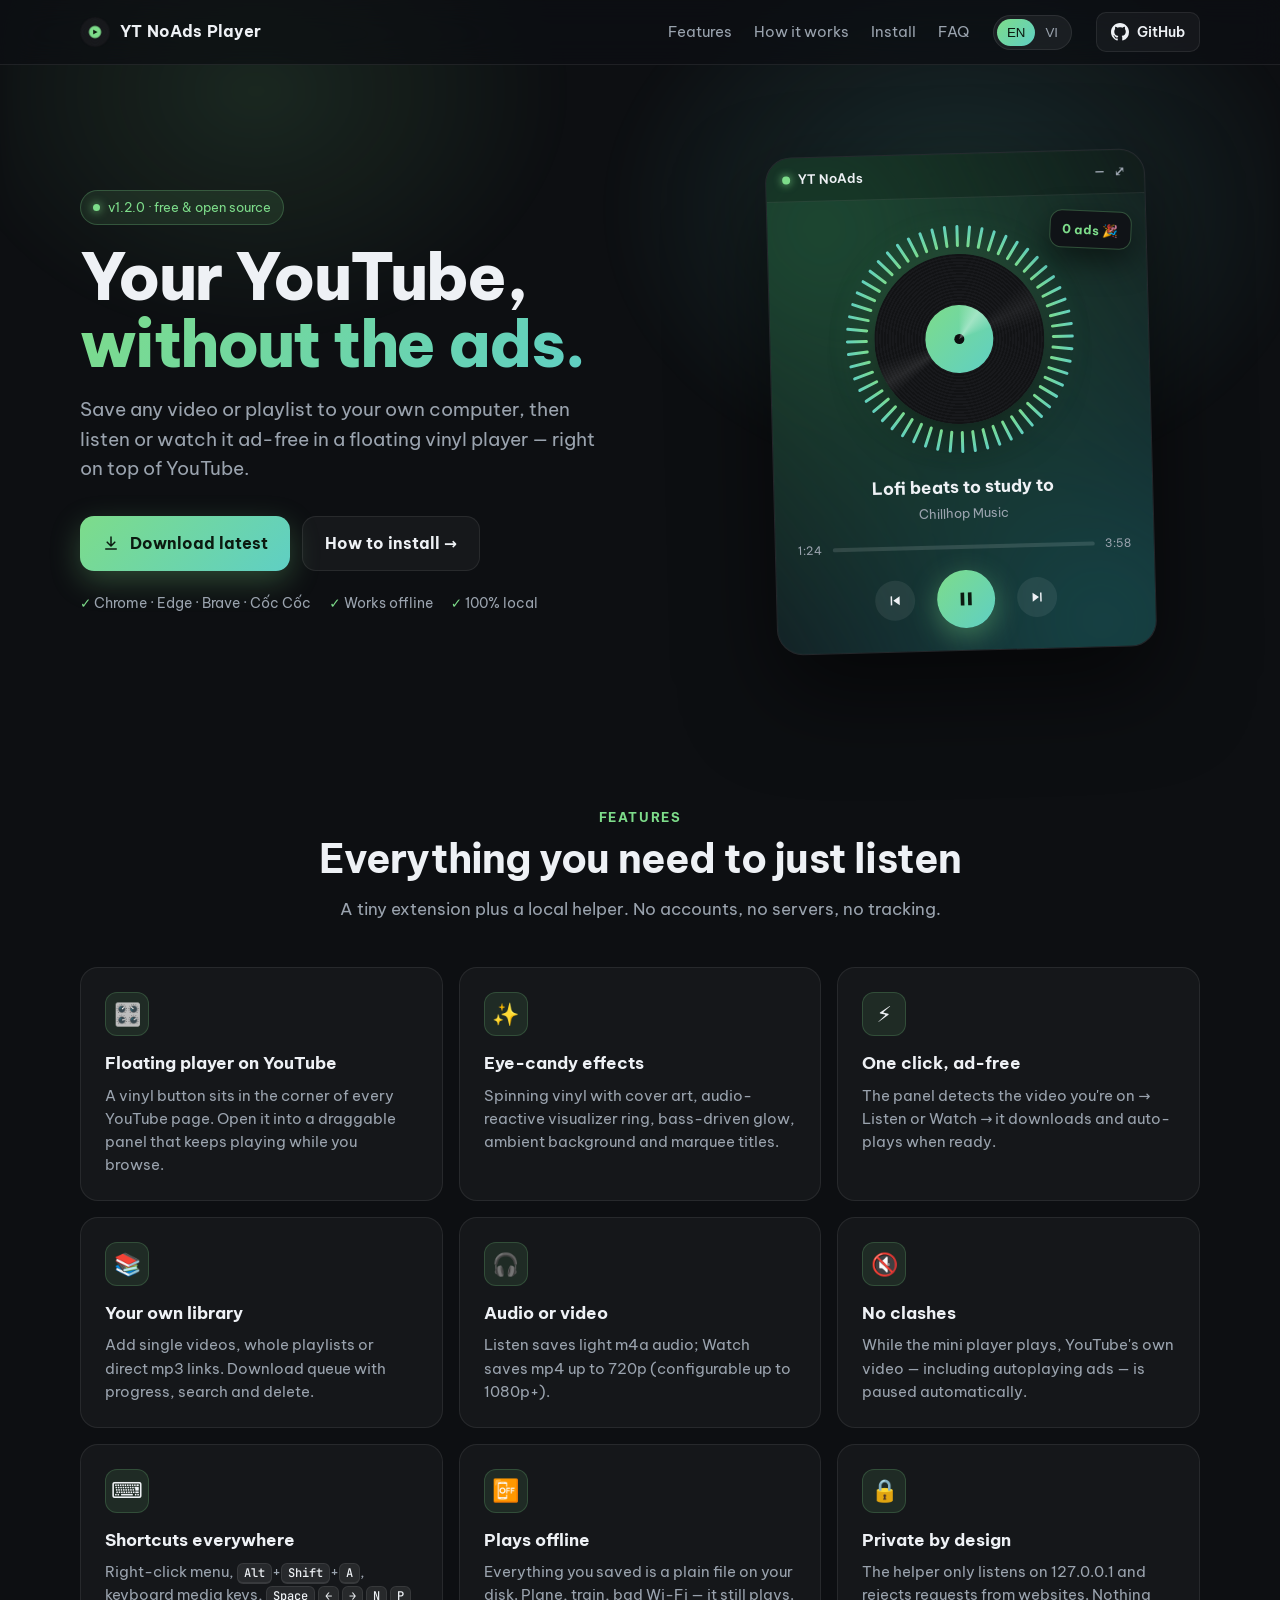
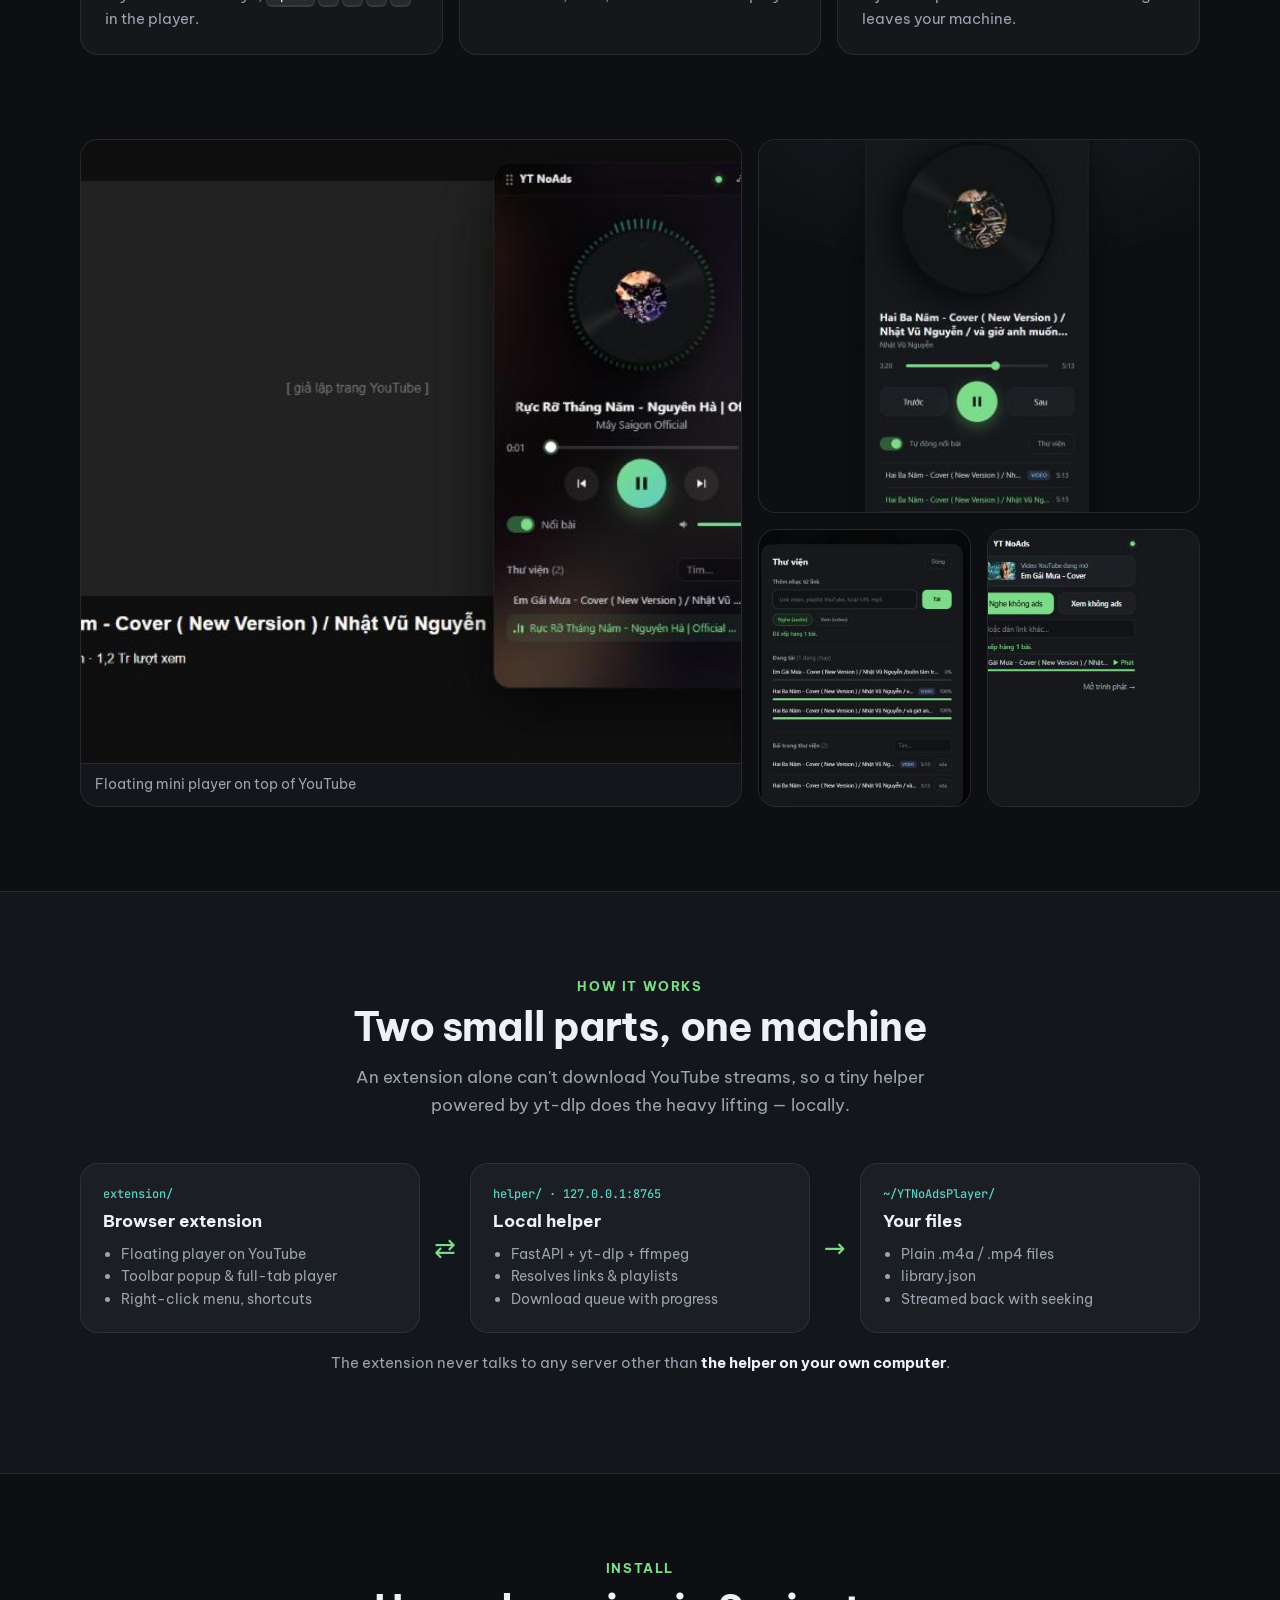
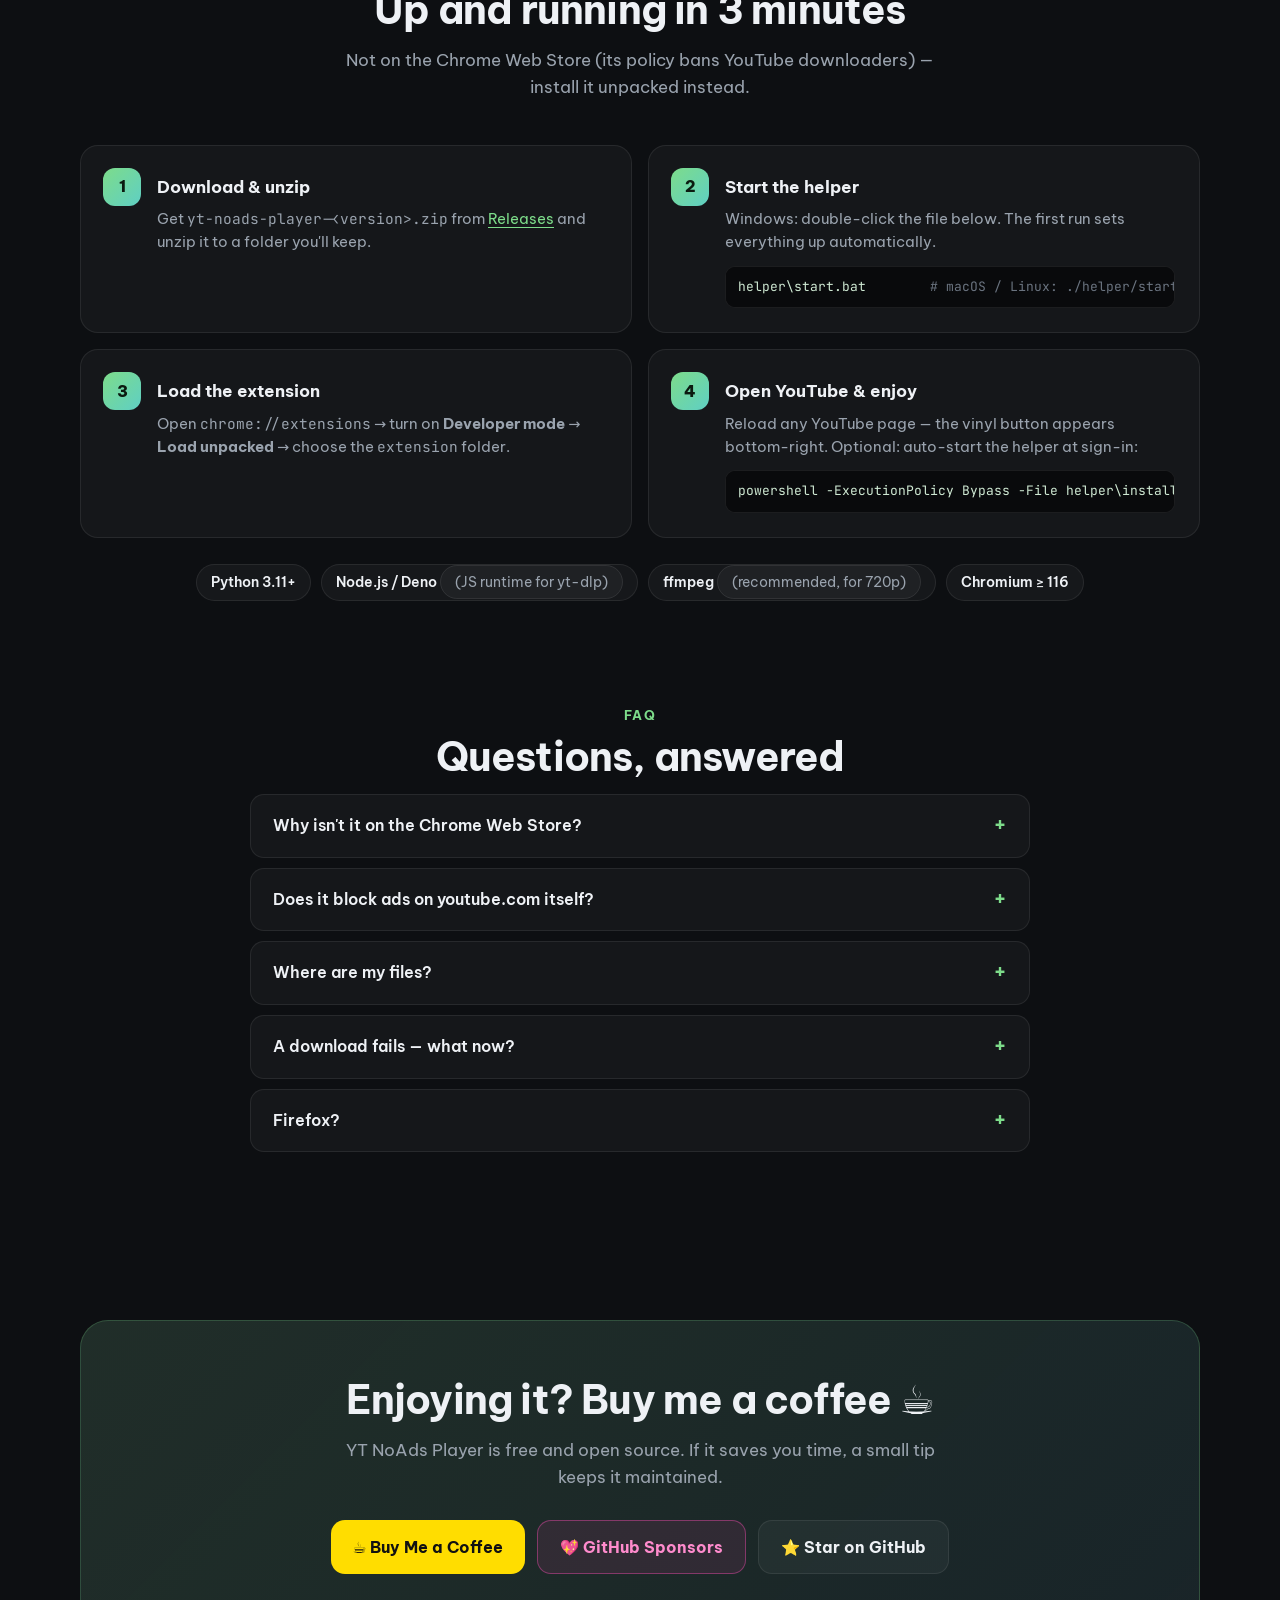
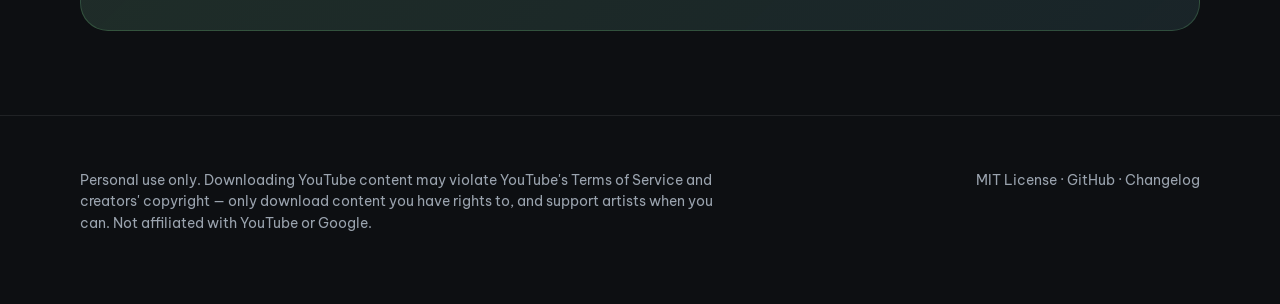
<file: docs/index.html>
<!doctype html>
<html lang="en">
<head>
<meta charset="utf-8">
<meta name="viewport" content="width=device-width, initial-scale=1">
<title>YT NoAds Player</title>
<meta name="description" content="Save YouTube videos to your own computer, then listen or watch them ad-free — right on top of YouTube. Browser extension + local yt-dlp helper.">
<meta property="og:title" content="YT NoAds Player">
<meta property="og:description" content="Save YouTube videos locally and play them ad-free in a floating vinyl player right on YouTube.">
<meta property="og:image" content="screenshots/overlay.jpg">
<meta name="theme-color" content="#0d0f12">
<link rel="icon" href="assets/icon.png">
<link rel="preconnect" href="https://fonts.googleapis.com">
<link rel="preconnect" href="https://fonts.gstatic.com" crossorigin>
<link href="https://fonts.googleapis.com/css2?family=Be+Vietnam+Pro:wght@400;500;600;700;800&family=JetBrains+Mono:wght@400;500&display=swap" rel="stylesheet">
<style>
  :root {
    --bg: #0d0f12;
    --bg-2: #13161b;
    --card: rgba(255, 255, 255, .035);
    --line: rgba(255, 255, 255, .08);
    --text: #eef1f5;
    --muted: #9aa3ae;
    --accent: #7ddc8a;
    --accent-2: #5fcfc4;
    --grad: linear-gradient(135deg, var(--accent), var(--accent-2));
    --radius: 18px;
    color-scheme: dark;
  }
  * { box-sizing: border-box; }
  html { scroll-behavior: smooth; }
  body {
    margin: 0;
    background: var(--bg);
    color: var(--text);
    font: 16px/1.6 "Be Vietnam Pro", "Segoe UI", system-ui, sans-serif;
    -webkit-font-smoothing: antialiased;
    overflow-x: hidden;
  }
  a { color: inherit; text-decoration: none; }
  img { max-width: 100%; display: block; }
  code, pre { font-family: "JetBrains Mono", Consolas, monospace; }
  .wrap { width: min(1120px, 100% - 32px); margin-inline: auto; }

  /* ---------- nav ---------- */
  nav {
    position: sticky; top: 0; z-index: 20;
    backdrop-filter: blur(14px) saturate(1.4);
    background: rgba(13, 15, 18, .72);
    border-bottom: 1px solid var(--line);
  }
  nav .wrap { display: flex; align-items: center; gap: 24px; height: 64px; }
  .brand { display: flex; align-items: center; gap: 10px; font-weight: 700; letter-spacing: .2px; }
  .brand img { width: 30px; height: 30px; }
  .links { display: flex; gap: 22px; margin-left: auto; color: var(--muted); font-size: 14.5px; }
  .links a:hover { color: var(--text); }
  .lang {
    display: flex; padding: 3px; border-radius: 99px;
    background: rgba(255, 255, 255, .06); border: 1px solid var(--line);
  }
  .lang button {
    border: 0; background: transparent; color: var(--muted);
    font: 600 12.5px/1 inherit; padding: 6px 10px; border-radius: 99px; cursor: pointer;
  }
  .lang button[aria-pressed="true"] { background: var(--grad); color: #0b1a10; }
  .gh-btn {
    display: inline-flex; align-items: center; gap: 8px;
    padding: 8px 14px; border-radius: 10px; font-size: 14px; font-weight: 600;
    border: 1px solid var(--line); background: rgba(255, 255, 255, .04);
  }
  .gh-btn:hover { background: rgba(255, 255, 255, .09); }
  .gh-btn svg { width: 18px; height: 18px; fill: currentColor; }

  /* ---------- hero ---------- */
  .hero { position: relative; padding: 88px 0 72px; }
  .hero::before {
    content: ""; position: absolute; inset: -20% 0 auto; height: 120%; z-index: -1;
    background:
      radial-gradient(40% 50% at 75% 35%, rgba(95, 207, 196, .16), transparent 70%),
      radial-gradient(35% 45% at 20% 20%, rgba(125, 220, 138, .12), transparent 70%);
    filter: blur(10px);
  }
  .hero .wrap { display: grid; grid-template-columns: 1.1fr .9fr; gap: 56px; align-items: center; }
  .pill {
    display: inline-flex; align-items: center; gap: 8px;
    padding: 6px 12px; border-radius: 99px; font-size: 13px; color: var(--accent);
    background: rgba(125, 220, 138, .1); border: 1px solid rgba(125, 220, 138, .25);
  }
  .pill i { width: 7px; height: 7px; border-radius: 50%; background: var(--accent); box-shadow: 0 0 10px var(--accent); }
  h1 {
    margin: 18px 0 18px; font-size: clamp(38px, 5.6vw, 64px); line-height: 1.05;
    letter-spacing: -1.6px; font-weight: 800;
  }
  h1 .g { background: var(--grad); -webkit-background-clip: text; background-clip: text; color: transparent; }
  .lead { font-size: 18.5px; color: var(--muted); max-width: 540px; margin: 0 0 32px; }
  .cta { display: flex; flex-wrap: wrap; gap: 12px; }
  .btn {
    display: inline-flex; align-items: center; gap: 10px;
    padding: 14px 22px; border-radius: 14px; font-weight: 700; font-size: 15.5px;
    transition: transform .15s, box-shadow .15s, background .15s;
  }
  .btn svg { width: 18px; height: 18px; fill: currentColor; }
  .btn.primary { background: var(--grad); color: #0b1a10; box-shadow: 0 10px 30px rgba(125, 220, 138, .28); }
  .btn.primary:hover { transform: translateY(-2px); box-shadow: 0 14px 38px rgba(125, 220, 138, .38); }
  .btn.ghost { border: 1px solid var(--line); background: rgba(255, 255, 255, .04); }
  .btn.ghost:hover { background: rgba(255, 255, 255, .09); }
  .meta { margin-top: 22px; font-size: 13.5px; color: var(--muted); display: flex; flex-wrap: wrap; gap: 6px 18px; }
  .meta span::before { content: "✓ "; color: var(--accent); }

  /* ---------- player mock ---------- */
  .mock {
    position: relative; width: min(380px, 100%); margin-inline: auto;
    padding: 0 22px 22px; border-radius: 26px; overflow: hidden;
    background: rgba(20, 23, 28, .78); border: 1px solid var(--line);
    box-shadow: 0 40px 90px rgba(0, 0, 0, .55), 0 0 0 1px rgba(255, 255, 255, .02) inset;
    transform: rotate(-1.5deg);
    animation: float 7s ease-in-out infinite;
  }
  @keyframes float { 50% { transform: rotate(-1.5deg) translateY(-10px); } }
  .mock::before {
    content: ""; position: absolute; inset: -40%; z-index: -1;
    background: radial-gradient(circle at 30% 30%, #1d4a33, transparent 55%),
                radial-gradient(circle at 70% 75%, #164446, transparent 55%);
    filter: blur(40px);
    animation: drift 14s ease-in-out infinite alternate;
  }
  @keyframes drift { to { transform: rotate(25deg) scale(1.15); } }
  .mock-bar {
    display: flex; align-items: center; gap: 8px; height: 44px; margin: 0 -22px 6px; padding: 0 16px;
    border-bottom: 1px solid var(--line); background: rgba(0, 0, 0, .2); font-size: 13px; font-weight: 600;
  }
  .mock-bar .dot { width: 8px; height: 8px; border-radius: 50%; background: var(--accent); box-shadow: 0 0 8px var(--accent); }
  .mock-bar span:last-child { margin-left: auto; color: var(--muted); letter-spacing: 3px; }
  .stage { position: relative; height: 270px; display: grid; place-items: center; }
  .ring { position: absolute; width: 250px; height: 250px; }
  .ring b {
    position: absolute; left: 50%; top: 50%; width: 3px; height: 22px; margin-left: -1.5px;
    border-radius: 3px; background: var(--grad); transform-origin: 50% 0;
    animation: bar 1.1s ease-in-out infinite alternate;
  }
  @keyframes bar { from { height: 6px; opacity: .45; } to { height: 26px; opacity: 1; } }
  .vinyl {
    width: 170px; aspect-ratio: 1; border-radius: 50%; display: grid; place-items: center;
    background:
      conic-gradient(from 210deg, transparent 0 20deg, rgba(255,255,255,.08) 30deg, transparent 45deg,
                     transparent 200deg, rgba(255,255,255,.05) 215deg, transparent 230deg),
      repeating-radial-gradient(circle, #121315 0 1.6px, #18191c 1.6px 3.2px);
    box-shadow: 0 16px 40px rgba(0, 0, 0, .6), 0 0 46px rgba(125, 220, 138, .28);
    animation: beat 1.1s ease-in-out infinite;
  }
  @keyframes beat { 50% { transform: scale(1.035); box-shadow: 0 16px 40px rgba(0,0,0,.6), 0 0 70px rgba(125,220,138,.45); } }
  .label {
    position: relative; width: 40%; aspect-ratio: 1; border-radius: 50%; background: var(--grad);
    display: grid; place-items: center; animation: spin 5s linear infinite;
  }
  .label::after { content: ""; width: 16%; aspect-ratio: 1; border-radius: 50%; background: #0c0d0f; }
  .label::before {
    content: ""; position: absolute; inset: 0; border-radius: 50%;
    background: conic-gradient(from 0deg, transparent, rgba(255,255,255,.35) 10%, transparent 20%);
  }
  @keyframes spin { to { transform: rotate(360deg); } }
  .mock h3 { margin: 0; text-align: center; font-size: 17px; }
  .mock p { margin: 2px 0 14px; text-align: center; color: var(--muted); font-size: 13px; }
  .seek { display: flex; align-items: center; gap: 10px; font-size: 11.5px; color: var(--muted); font-variant-numeric: tabular-nums; }
  .seek div { flex: 1; height: 4px; border-radius: 9px; background: rgba(255,255,255,.12); overflow: hidden; }
  .seek div i { display: block; height: 100%; width: 0; background: var(--grad); animation: prog 24s linear infinite; }
  @keyframes prog { to { width: 100%; } }
  .ctrls { display: flex; justify-content: center; align-items: center; gap: 22px; margin-top: 14px; }
  .ctrls span { width: 40px; height: 40px; border-radius: 50%; background: rgba(255,255,255,.07); display: grid; place-items: center; }
  .ctrls span svg { width: 18px; fill: var(--text); }
  .ctrls .play { width: 58px; height: 58px; background: var(--grad); box-shadow: 0 8px 28px rgba(125,220,138,.4); }
  .ctrls .play svg { width: 22px; fill: #0b1a10; }
  .noad {
    position: absolute; right: 14px; top: 60px; padding: 8px 12px; border-radius: 12px;
    background: #101317; border: 1px solid rgba(125,220,138,.3); font-size: 12.5px; font-weight: 700; color: var(--accent);
    box-shadow: 0 12px 30px rgba(0,0,0,.5); transform: rotate(4deg);
  }

  /* ---------- sections ---------- */
  section { padding: 84px 0; }
  .eyebrow { color: var(--accent); font-weight: 700; font-size: 13px; letter-spacing: 1.6px; text-transform: uppercase; }
  h2 { margin: 8px 0 14px; font-size: clamp(28px, 3.6vw, 40px); letter-spacing: -.8px; line-height: 1.15; }
  .sub { color: var(--muted); max-width: 640px; margin: 0 0 44px; font-size: 17px; }
  .center { text-align: center; }
  .center .sub { margin-inline: auto; }

  .grid { display: grid; grid-template-columns: repeat(3, 1fr); gap: 16px; }
  .card {
    padding: 24px; border-radius: var(--radius); background: var(--card); border: 1px solid var(--line);
    transition: transform .2s, border-color .2s, background .2s;
  }
  .card:hover { transform: translateY(-4px); border-color: rgba(125,220,138,.3); background: rgba(125,220,138,.04); }
  .card .ic {
    width: 44px; height: 44px; border-radius: 12px; display: grid; place-items: center; font-size: 22px;
    background: rgba(125,220,138,.1); border: 1px solid rgba(125,220,138,.2); margin-bottom: 14px;
  }
  .card h3 { margin: 0 0 6px; font-size: 17px; }
  .card p { margin: 0; color: var(--muted); font-size: 14.5px; }
  kbd {
    font: 500 12px "JetBrains Mono", monospace; padding: 1px 6px; border-radius: 6px;
    background: rgba(255,255,255,.08); border: 1px solid var(--line); border-bottom-width: 2px; color: var(--text);
  }

  .shots { display: grid; grid-template-columns: 1.5fr 1fr; gap: 16px; }
  .shots figure { margin: 0; border-radius: var(--radius); overflow: hidden; background: var(--bg-2); border: 1px solid var(--line); }
  .shots figure img { width: 100%; height: 100%; object-fit: cover; }
  .shots .stack { display: grid; gap: 16px; }
  .shots figcaption { padding: 10px 14px; font-size: 13.5px; color: var(--muted); border-top: 1px solid var(--line); }
  .shots .big { display: flex; flex-direction: column; }
  .shots .big img { flex: 1; object-position: 72% center; }
  .shots .row2 { display: grid; grid-template-columns: 1fr 1fr; gap: 16px; }

  /* how it works */
  .flow { display: grid; grid-template-columns: 1fr auto 1fr auto 1fr; align-items: stretch; gap: 14px; }
  .node { padding: 22px; border-radius: var(--radius); background: var(--card); border: 1px solid var(--line); }
  .node .tag { font: 500 12px "JetBrains Mono", monospace; color: var(--accent-2); }
  .node h3 { margin: 6px 0 8px; font-size: 17px; }
  .node ul { margin: 0; padding-left: 18px; color: var(--muted); font-size: 14px; }
  .arrow { display: grid; place-items: center; color: var(--accent); font-size: 26px; }
  .note { margin-top: 18px; text-align: center; color: var(--muted); font-size: 14.5px; }
  .note b { color: var(--text); }

  /* install */
  .steps { display: grid; grid-template-columns: repeat(2, 1fr); gap: 16px; counter-reset: s; }
  .step { position: relative; padding: 24px 24px 24px 76px; border-radius: var(--radius); background: var(--card); border: 1px solid var(--line); }
  .step::before {
    counter-increment: s; content: counter(s);
    position: absolute; left: 22px; top: 22px; width: 38px; height: 38px; border-radius: 12px;
    display: grid; place-items: center; font-weight: 800; color: #0b1a10; background: var(--grad);
  }
  .step h3 { margin: 4px 0 6px; font-size: 17px; }
  .step p { margin: 0; color: var(--muted); font-size: 14.5px; }
  .step pre {
    margin: 12px 0 0; padding: 10px 12px; border-radius: 10px; overflow-x: auto;
    background: #090a0c; border: 1px solid var(--line); font-size: 13px; color: #cfe9d3;
  }
  .step a.inline, .faq a { color: var(--accent); text-decoration: underline; text-underline-offset: 3px; }
  .reqs { display: flex; flex-wrap: wrap; justify-content: center; gap: 10px; margin-top: 26px; }
  .reqs span { padding: 7px 14px; border-radius: 99px; font-size: 13.5px; background: rgba(255,255,255,.04); border: 1px solid var(--line); color: var(--muted); }
  .reqs b { color: var(--text); font-weight: 600; }

  /* faq */
  .faq { max-width: 780px; margin: 0 auto; display: grid; gap: 10px; }
  .faq details { border-radius: 14px; background: var(--card); border: 1px solid var(--line); }
  .faq summary {
    cursor: pointer; list-style: none; padding: 18px 22px; font-weight: 600;
    display: flex; justify-content: space-between; gap: 16px;
  }
  .faq summary::-webkit-details-marker { display: none; }
  .faq summary::after { content: "+"; color: var(--accent); font-size: 22px; line-height: 1; transition: transform .2s; }
  .faq details[open] summary::after { transform: rotate(45deg); }
  .faq details p { margin: 0; padding: 0 22px 18px; color: var(--muted); font-size: 15px; }

  /* support */
  .support {
    position: relative; overflow: hidden; padding: 56px 32px; border-radius: 28px; text-align: center;
    background: linear-gradient(135deg, rgba(125,220,138,.12), rgba(95,207,196,.08)), var(--bg-2);
    border: 1px solid rgba(125,220,138,.22);
  }
  .support h2 { margin-top: 0; }
  .support .cta { justify-content: center; }
  .btn.coffee { background: #ffdd00; color: #111; }
  .btn.coffee:hover { transform: translateY(-2px); }
  .btn.sponsor { border: 1px solid rgba(234,74,170,.45); background: rgba(234,74,170,.1); color: #ff8bcd; }
  .btn.sponsor:hover { background: rgba(234,74,170,.18); }

  footer { padding: 40px 0 56px; border-top: 1px solid var(--line); color: var(--muted); font-size: 13.5px; }
  footer .wrap { display: flex; flex-wrap: wrap; gap: 14px 28px; justify-content: space-between; }
  footer .disc { max-width: 640px; }
  footer a:hover { color: var(--text); }

  .reveal { opacity: 0; transform: translateY(18px); transition: opacity .6s ease, transform .6s ease; }
  .reveal.in { opacity: 1; transform: none; }

  @media (max-width: 900px) {
    .hero { padding-top: 56px; }
    .hero .wrap { grid-template-columns: 1fr; gap: 48px; }
    .grid { grid-template-columns: 1fr 1fr; }
    .shots { grid-template-columns: 1fr; }
    .flow { grid-template-columns: 1fr; }
    .arrow { transform: rotate(90deg); }
    .steps { grid-template-columns: 1fr; }
    .links { display: none; }
    .lang { margin-left: auto; }
  }
  .steps > *, .grid > *, .flow > *, .shots > * { min-width: 0; }
  .step p code { overflow-wrap: anywhere; }
  .brand { white-space: nowrap; }
  @media (max-width: 560px) {
    nav .wrap { gap: 12px; }
    .brand { font-size: 15px; }
    .grid { grid-template-columns: 1fr; }
    .shots .row2 { grid-template-columns: 1fr; }
    .gh-btn span { display: none; }
    .step { padding: 74px 20px 22px; }
    .step::before { left: 20px; top: 20px; }
    section { padding: 64px 0; }
    .noad { right: 4px; }
  }
  @media (prefers-reduced-motion: reduce) {
    *, *::before, *::after { animation: none !important; transition: none !important; }
    .reveal { opacity: 1; transform: none; }
  }
</style>
</head>
<body>

<nav>
  <div class="wrap">
    <a class="brand" href="#"><img src="assets/icon.png" alt="">YT NoAds Player</a>
    <div class="links">
      <a href="#features" data-i18n="navFeatures">Features</a>
      <a href="#how" data-i18n="navHow">How it works</a>
      <a href="#install" data-i18n="navInstall">Install</a>
      <a href="#faq" data-i18n="navFaq">FAQ</a>
    </div>
    <div class="lang" role="group" aria-label="Language">
      <button type="button" data-lang="en" aria-pressed="true">EN</button>
      <button type="button" data-lang="vi" aria-pressed="false">VI</button>
    </div>
    <a class="gh-btn" href="https://github.com/KhaiTrang1995/yt-noads-player">
      <svg viewBox="0 0 16 16" aria-hidden="true"><path d="M8 0C3.58 0 0 3.58 0 8c0 3.54 2.29 6.53 5.47 7.59.4.07.55-.17.55-.38 0-.19-.01-.82-.01-1.49-2.01.37-2.53-.49-2.69-.94-.09-.23-.48-.94-.82-1.13-.28-.15-.68-.52-.01-.53.63-.01 1.08.58 1.23.82.72 1.21 1.87.87 2.33.66.07-.52.28-.87.51-1.07-1.78-.2-3.64-.89-3.64-3.95 0-.87.31-1.59.82-2.15-.08-.2-.36-1.02.08-2.12 0 0 .67-.21 2.2.82.64-.18 1.32-.27 2-.27.68 0 1.36.09 2 .27 1.53-1.04 2.2-.82 2.2-.82.44 1.1.16 1.92.08 2.12.51.56.82 1.27.82 2.15 0 3.07-1.87 3.75-3.65 3.95.29.25.54.73.54 1.48 0 1.07-.01 1.93-.01 2.2 0 .21.15.46.55.38A8.013 8.013 0 0016 8c0-4.42-3.58-8-8-8z"/></svg>
      <span>GitHub</span>
    </a>
  </div>
</nav>

<header class="hero">
  <div class="wrap">
    <div>
      <span class="pill"><i></i><span data-i18n="pill">v1.2.0 · free & open source</span></span>
      <h1 data-i18n="heroTitle" data-html>Your YouTube,<br><span class="g">without the ads.</span></h1>
      <p class="lead" data-i18n="heroLead">Save any video or playlist to your own computer, then listen or watch it ad-free in a floating vinyl player — right on top of YouTube.</p>
      <div class="cta">
        <a class="btn primary" href="https://github.com/KhaiTrang1995/yt-noads-player/releases/latest">
          <svg viewBox="0 0 24 24" aria-hidden="true"><path d="M12 3a1 1 0 011 1v9.6l3.3-3.3a1 1 0 111.4 1.4l-5 5a1 1 0 01-1.4 0l-5-5a1 1 0 111.4-1.4l3.3 3.3V4a1 1 0 011-1zM5 19h14a1 1 0 110 2H5a1 1 0 110-2z"/></svg>
          <span data-i18n="ctaDownload">Download latest</span>
        </a>
        <a class="btn ghost" href="#install" data-i18n="ctaInstall">How to install →</a>
      </div>
      <div class="meta">
        <span>Chrome · Edge · Brave · Cốc Cốc</span>
        <span data-i18n="metaOffline">Works offline</span>
        <span data-i18n="metaLocal">100% local</span>
      </div>
    </div>

    <div class="mock" aria-hidden="true">
      <div class="mock-bar"><span class="dot"></span><span>YT NoAds</span><span>— ⤢</span></div>
      <div class="stage">
        <div class="ring" id="ring"></div>
        <div class="vinyl"><div class="label"></div></div>
      </div>
      <h3 data-i18n="mockTitle">Lofi beats to study to</h3>
      <p>Chillhop Music</p>
      <div class="seek"><span>1:24</span><div><i></i></div><span>3:58</span></div>
      <div class="ctrls">
        <span><svg viewBox="0 0 24 24"><path d="M6 6h2v12H6zM9.5 12l8.5 6V6z"/></svg></span>
        <span class="play"><svg viewBox="0 0 24 24"><path d="M6 5h4v14H6zM14 5h4v14h-4z"/></svg></span>
        <span><svg viewBox="0 0 24 24"><path d="M16 6h2v12h-2zM6 18l8.5-6L6 6z"/></svg></span>
      </div>
      <div class="noad" data-i18n="mockBadge">0 ads 🎉</div>
    </div>
  </div>
</header>

<section id="features">
  <div class="wrap">
    <div class="center reveal">
      <div class="eyebrow" data-i18n="featEyebrow">Features</div>
      <h2 data-i18n="featTitle">Everything you need to just listen</h2>
      <p class="sub" data-i18n="featSub">A tiny extension plus a local helper. No accounts, no servers, no tracking.</p>
    </div>
    <div class="grid">
      <article class="card reveal"><div class="ic">🎛️</div><h3 data-i18n="f1t">Floating player on YouTube</h3><p data-i18n="f1d">A vinyl button sits in the corner of every YouTube page. Open it into a draggable panel that keeps playing while you browse.</p></article>
      <article class="card reveal"><div class="ic">✨</div><h3 data-i18n="f2t">Eye-candy effects</h3><p data-i18n="f2d">Spinning vinyl with cover art, audio-reactive visualizer ring, bass-driven glow, ambient background and marquee titles.</p></article>
      <article class="card reveal"><div class="ic">⚡</div><h3 data-i18n="f3t">One click, ad-free</h3><p data-i18n="f3d">The panel detects the video you're on → Listen or Watch → it downloads and auto-plays when ready.</p></article>
      <article class="card reveal"><div class="ic">📚</div><h3 data-i18n="f4t">Your own library</h3><p data-i18n="f4d">Add single videos, whole playlists or direct mp3 links. Download queue with progress, search and delete.</p></article>
      <article class="card reveal"><div class="ic">🎧</div><h3 data-i18n="f5t">Audio or video</h3><p data-i18n="f5d">Listen saves light m4a audio; Watch saves mp4 up to 720p (configurable up to 1080p+).</p></article>
      <article class="card reveal"><div class="ic">🔇</div><h3 data-i18n="f6t">No clashes</h3><p data-i18n="f6d">While the mini player plays, YouTube's own video — including autoplaying ads — is paused automatically.</p></article>
      <article class="card reveal"><div class="ic">⌨️</div><h3 data-i18n="f7t">Shortcuts everywhere</h3><p data-i18n="f7d" data-html>Right-click menu, <kbd>Alt</kbd>+<kbd>Shift</kbd>+<kbd>A</kbd>, keyboard media keys, <kbd>Space</kbd> <kbd>←</kbd> <kbd>→</kbd> <kbd>N</kbd> <kbd>P</kbd> in the player.</p></article>
      <article class="card reveal"><div class="ic">📴</div><h3 data-i18n="f8t">Plays offline</h3><p data-i18n="f8d">Everything you saved is a plain file on your disk. Plane, train, bad Wi-Fi — it still plays.</p></article>
      <article class="card reveal"><div class="ic">🔒</div><h3 data-i18n="f9t">Private by design</h3><p data-i18n="f9d">The helper only listens on 127.0.0.1 and rejects requests from websites. Nothing leaves your machine.</p></article>
    </div>
  </div>
</section>

<section id="shots" style="padding-top: 0">
  <div class="wrap">
    <div class="shots reveal">
      <figure class="big"><img src="screenshots/overlay.jpg" alt="Floating mini player on top of YouTube" loading="lazy"><figcaption data-i18n="s1">Floating mini player on top of YouTube</figcaption></figure>
      <div class="stack">
        <figure><img src="screenshots/player.jpg" alt="Full-tab player" loading="lazy"><figcaption data-i18n="s2">Full-tab player</figcaption></figure>
        <div class="row2">
          <figure><img src="screenshots/library.jpg" alt="Library and download queue" loading="lazy"><figcaption data-i18n="s3">Library &amp; queue</figcaption></figure>
          <figure><img src="screenshots/popup.png" alt="Toolbar popup" loading="lazy"><figcaption data-i18n="s4">Toolbar popup</figcaption></figure>
        </div>
      </div>
    </div>
  </div>
</section>

<section id="how" style="background: var(--bg-2); border-block: 1px solid var(--line)">
  <div class="wrap">
    <div class="center reveal">
      <div class="eyebrow" data-i18n="howEyebrow">How it works</div>
      <h2 data-i18n="howTitle">Two small parts, one machine</h2>
      <p class="sub" data-i18n="howSub">An extension alone can't download YouTube streams, so a tiny helper powered by yt-dlp does the heavy lifting — locally.</p>
    </div>
    <div class="flow reveal">
      <div class="node">
        <div class="tag">extension/</div>
        <h3 data-i18n="n1t">Browser extension</h3>
        <ul><li data-i18n="n1a">Floating player on YouTube</li><li data-i18n="n1b">Toolbar popup &amp; full-tab player</li><li data-i18n="n1c">Right-click menu, shortcuts</li></ul>
      </div>
      <div class="arrow">⇄</div>
      <div class="node">
        <div class="tag">helper/ · 127.0.0.1:8765</div>
        <h3 data-i18n="n2t">Local helper</h3>
        <ul><li data-i18n="n2a">FastAPI + yt-dlp + ffmpeg</li><li data-i18n="n2b">Resolves links &amp; playlists</li><li data-i18n="n2c">Download queue with progress</li></ul>
      </div>
      <div class="arrow">→</div>
      <div class="node">
        <div class="tag">~/YTNoAdsPlayer/</div>
        <h3 data-i18n="n3t">Your files</h3>
        <ul><li data-i18n="n3a">Plain .m4a / .mp4 files</li><li data-i18n="n3b">library.json</li><li data-i18n="n3c">Streamed back with seeking</li></ul>
      </div>
    </div>
    <p class="note reveal" data-i18n="howNote" data-html>The extension never talks to any server other than <b>the helper on your own computer</b>.</p>
  </div>
</section>

<section id="install">
  <div class="wrap">
    <div class="center reveal">
      <div class="eyebrow" data-i18n="insEyebrow">Install</div>
      <h2 data-i18n="insTitle">Up and running in 3 minutes</h2>
      <p class="sub" data-i18n="insSub">Not on the Chrome Web Store (its policy bans YouTube downloaders) — install it unpacked instead.</p>
    </div>
    <div class="steps">
      <div class="step reveal">
        <h3 data-i18n="i1t">Download &amp; unzip</h3>
        <p data-i18n="i1d" data-html>Get <code>yt-noads-player-&lt;version&gt;.zip</code> from <a class="inline" href="https://github.com/KhaiTrang1995/yt-noads-player/releases/latest">Releases</a> and unzip it to a folder you'll keep.</p>
      </div>
      <div class="step reveal">
        <h3 data-i18n="i2t">Start the helper</h3>
        <p data-i18n="i2d">Windows: double-click the file below. The first run sets everything up automatically.</p>
        <pre>helper\start.bat        <span style="color:#6b7480"># macOS / Linux: ./helper/start.sh</span></pre>
      </div>
      <div class="step reveal">
        <h3 data-i18n="i3t">Load the extension</h3>
        <p data-i18n="i3d" data-html>Open <code>chrome://extensions</code> → turn on <b>Developer mode</b> → <b>Load unpacked</b> → choose the <code>extension</code> folder.</p>
      </div>
      <div class="step reveal">
        <h3 data-i18n="i4t">Open YouTube &amp; enjoy</h3>
        <p data-i18n="i4d">Reload any YouTube page — the vinyl button appears bottom-right. Optional: auto-start the helper at sign-in:</p>
        <pre>powershell -ExecutionPolicy Bypass -File helper\install-autostart.ps1</pre>
      </div>
    </div>
    <div class="reqs reveal">
      <span><b>Python 3.11+</b></span>
      <span><b>Node.js / Deno</b> <span data-i18n="reqJs">(JS runtime for yt-dlp)</span></span>
      <span><b>ffmpeg</b> <span data-i18n="reqFf">(recommended, for 720p)</span></span>
      <span><b>Chromium ≥ 116</b></span>
    </div>
  </div>
</section>

<section id="faq" style="padding-top: 20px">
  <div class="wrap">
    <div class="center reveal">
      <div class="eyebrow">FAQ</div>
      <h2 data-i18n="faqTitle">Questions, answered</h2>
    </div>
    <div class="faq reveal">
      <details><summary data-i18n="q1">Why isn't it on the Chrome Web Store?</summary><p data-i18n="a1">Store policy doesn't allow extensions that download YouTube videos, and the store couldn't ship the Python helper anyway. Load unpacked works the same.</p></details>
      <details><summary data-i18n="q2">Does it block ads on youtube.com itself?</summary><p data-i18n="a2">No. It plays your saved copy instead of YouTube's stream, so there are no ads in it. For ad-free viewing on YouTube itself, consider YouTube Premium.</p></details>
      <details><summary data-i18n="q3">Where are my files?</summary><p data-i18n="a3" data-html>In <code>~/YTNoAdsPlayer/media</code> — plain .m4a / .mp4 files you can open in any player. The location is configurable.</p></details>
      <details><summary data-i18n="q4">A download fails — what now?</summary><p data-i18n="a4" data-html>YouTube changes often. Run <code>helper\update-yt-dlp.bat</code> and restart the helper. Private, age-restricted or region-locked videos can't be downloaded.</p></details>
      <details><summary data-i18n="q5">Firefox?</summary><p data-i18n="a5" data-html>Not tested yet. The code is Manifest V3 and mostly portable — <a href="https://github.com/KhaiTrang1995/yt-noads-player/pulls">pull requests</a> welcome.</p></details>
    </div>
  </div>
</section>

<section>
  <div class="wrap">
    <div class="support reveal">
      <h2 data-i18n="supTitle">Enjoying it? Buy me a coffee ☕</h2>
      <p class="sub" style="margin: 0 auto 28px" data-i18n="supSub">YT NoAds Player is free and open source. If it saves you time, a small tip keeps it maintained.</p>
      <div class="cta">
        <a class="btn coffee" href="https://buymeacoffee.com/techspherex">☕ Buy Me a Coffee</a>
        <a class="btn sponsor" href="https://github.com/sponsors/KhaiTrang1995">💖 GitHub Sponsors</a>
        <a class="btn ghost" href="https://github.com/KhaiTrang1995/yt-noads-player" data-i18n="supStar">⭐ Star on GitHub</a>
      </div>
    </div>
  </div>
</section>

<footer>
  <div class="wrap">
    <p class="disc" data-i18n="disc">Personal use only. Downloading YouTube content may violate YouTube's Terms of Service and creators' copyright — only download content you have rights to, and support artists when you can. Not affiliated with YouTube or Google.</p>
    <p>MIT License · <a href="https://github.com/KhaiTrang1995/yt-noads-player">GitHub</a> · <a href="https://github.com/KhaiTrang1995/yt-noads-player/blob/main/CHANGELOG.md">Changelog</a></p>
  </div>
</footer>

<script>
  // Visualizer ring for the hero mock
  (function () {
    var ring = document.getElementById("ring");
    var n = 56;
    for (var i = 0; i < n; i++) {
      var b = document.createElement("b");
      b.style.transform = "rotate(" + (i * 360 / n) + "deg) translateY(92px)";
      b.style.animationDelay = (-Math.random() * 1.1).toFixed(2) + "s";
      b.style.animationDuration = (0.6 + Math.random() * 0.8).toFixed(2) + "s";
      ring.appendChild(b);
    }
  })();

  // EN / VI
  var VI = {
    navFeatures: "Tính năng", navHow: "Cách hoạt động", navInstall: "Cài đặt", navFaq: "Hỏi đáp",
    pill: "v1.2.0 · miễn phí & mã nguồn mở",
    heroTitle: 'YouTube của bạn,<br><span class="g">không quảng cáo.</span>',
    heroLead: "Lưu video hay cả playlist về máy, rồi nghe hoặc xem không quảng cáo trong trình phát đĩa than nổi — ngay trên giao diện YouTube.",
    ctaDownload: "Tải bản mới nhất", ctaInstall: "Xem cách cài →",
    metaOffline: "Phát được khi offline", metaLocal: "Chạy 100% trên máy bạn",
    mockTitle: "Lofi chill để học bài", mockBadge: "0 quảng cáo 🎉",
    featEyebrow: "Tính năng", featTitle: "Đủ mọi thứ để chỉ việc nghe",
    featSub: "Một extension nhỏ cộng một helper chạy trên máy. Không tài khoản, không server, không theo dõi.",
    f1t: "Trình phát nổi trên YouTube", f1d: "Nút đĩa than nằm ở góc mọi trang YouTube. Mở ra thành khung kéo thả, vẫn phát nhạc khi bạn lướt trang khác.",
    f2t: "Hiệu ứng mãn nhãn", f2d: "Đĩa than xoay kèm ảnh bìa, vòng visualizer nhảy theo nhạc, phát sáng theo nhịp bass, nền ambient và chữ chạy.",
    f3t: "Một cú nhấp, hết quảng cáo", f3d: "Khung tự nhận video đang mở → Nghe hoặc Xem → tải về và tự phát khi xong.",
    f4t: "Thư viện của riêng bạn", f4d: "Thêm từng video, cả playlist hoặc link mp3. Hàng đợi tải có %, tìm kiếm và xóa.",
    f5t: "Nghe hoặc xem", f5d: "Nghe lưu audio m4a nhẹ; Xem lưu mp4 tới 720p (chỉnh được lên 1080p+).",
    f6t: "Không chồng tiếng", f6d: "Khi trình phát mini đang chạy, video của YouTube — kể cả quảng cáo tự phát — tự động dừng.",
    f7t: "Phím tắt khắp nơi", f7d: 'Menu chuột phải, <kbd>Alt</kbd>+<kbd>Shift</kbd>+<kbd>A</kbd>, phím media trên bàn phím, <kbd>Space</kbd> <kbd>←</kbd> <kbd>→</kbd> <kbd>N</kbd> <kbd>P</kbd> trong trình phát.',
    f8t: "Phát offline", f8d: "Mọi thứ đã lưu là file thường trên ổ đĩa. Trên máy bay, tàu xe, Wi-Fi chập chờn — vẫn phát.",
    f9t: "Riêng tư từ thiết kế", f9d: "Helper chỉ nghe trên 127.0.0.1 và chặn request từ trang web. Không gì rời khỏi máy bạn.",
    s1: "Trình phát mini nổi trên YouTube", s2: "Trình phát toàn tab", s3: "Thư viện & hàng đợi", s4: "Popup trên thanh công cụ",
    howEyebrow: "Cách hoạt động", howTitle: "Hai phần nhỏ, một máy tính",
    howSub: "Extension không tự tải được luồng YouTube, nên một helper nhỏ dùng yt-dlp làm phần nặng — ngay trên máy bạn.",
    n1t: "Extension trình duyệt", n1a: "Trình phát nổi trên YouTube", n1b: "Popup & trình phát toàn tab", n1c: "Menu chuột phải, phím tắt",
    n2t: "Helper chạy local", n2a: "FastAPI + yt-dlp + ffmpeg", n2b: "Phân giải link & playlist", n2c: "Hàng đợi tải có tiến độ",
    n3t: "File của bạn", n3a: "File .m4a / .mp4 thông thường", n3b: "library.json", n3c: "Phát lại, tua được",
    howNote: "Extension không gọi tới server nào khác ngoài <b>helper trên chính máy bạn</b>.",
    insEyebrow: "Cài đặt", insTitle: "Chạy được sau 3 phút",
    insSub: "Không có trên Chrome Web Store (chính sách cấm extension tải YouTube) — cài bằng Load unpacked.",
    i1t: "Tải & giải nén", i1d: 'Tải <code>yt-noads-player-&lt;version&gt;.zip</code> ở trang <a class="inline" href="https://github.com/KhaiTrang1995/yt-noads-player/releases/latest">Releases</a> rồi giải nén vào thư mục cố định.',
    i2t: "Chạy helper", i2d: "Windows: nhấp đúp file dưới đây. Lần đầu tự cài đặt mọi thứ.",
    i3t: "Nạp extension", i3d: 'Mở <code>chrome://extensions</code> → bật <b>Developer mode</b> → <b>Load unpacked</b> → chọn thư mục <code>extension</code>.',
    i4t: "Mở YouTube & tận hưởng", i4d: "Tải lại trang YouTube — nút đĩa than hiện ở góc phải dưới. Tùy chọn: cho helper tự chạy khi bật máy:",
    reqJs: "(runtime JS cho yt-dlp)", reqFf: "(nên có, để tải 720p)",
    faqTitle: "Câu hỏi thường gặp",
    q1: "Sao không có trên Chrome Web Store?", a1: "Chính sách của store không cho phép extension tải video YouTube, và store cũng không đóng gói được helper Python. Cài bằng Load unpacked vẫn dùng y hệt.",
    q2: "Nó có chặn quảng cáo trên youtube.com không?", a2: "Không. Nó phát bản bạn đã lưu thay cho luồng của YouTube, nên không có quảng cáo. Muốn xem trực tiếp trên YouTube không quảng cáo thì cân nhắc YouTube Premium.",
    q3: "File của tôi nằm ở đâu?", a3: "Trong <code>~/YTNoAdsPlayer/media</code> — file .m4a / .mp4 bình thường, mở bằng trình phát nào cũng được. Đổi được vị trí lưu.",
    q4: "Tải bị lỗi thì làm sao?", a4: "YouTube đổi cơ chế thường xuyên. Chạy <code>helper\\update-yt-dlp.bat</code> rồi khởi động lại helper. Video riêng tư, giới hạn tuổi hoặc vùng thì không tải được.",
    q5: "Có bản Firefox không?", a5: 'Chưa thử. Code là Manifest V3 và khá dễ chuyển — rất hoan nghênh <a href="https://github.com/KhaiTrang1995/yt-noads-player/pulls">pull request</a>.',
    supTitle: "Thấy hữu ích? Mời mình ly cà phê ☕",
    supSub: "YT NoAds Player miễn phí và mã nguồn mở. Nếu nó giúp bạn tiết kiệm thời gian, một chút ủng hộ giúp dự án được duy trì.",
    supStar: "⭐ Tặng sao trên GitHub",
    disc: "Chỉ dùng cho mục đích cá nhân. Tải nội dung YouTube có thể vi phạm Điều khoản dịch vụ của YouTube và bản quyền của nhà sáng tạo — chỉ tải nội dung bạn có quyền, và ủng hộ nghệ sĩ khi có thể. Không liên kết với YouTube hay Google."
  };
  var EN = {};
  var nodes = document.querySelectorAll("[data-i18n]");
  nodes.forEach(function (el) {
    EN[el.dataset.i18n] = el.hasAttribute("data-html") || /<[a-z]/i.test(el.innerHTML) ? el.innerHTML : el.textContent;
  });
  function setLang(lang) {
    var dict = lang === "vi" ? VI : EN;
    nodes.forEach(function (el) {
      var v = dict[el.dataset.i18n];
      if (v == null) return;
      if (el.hasAttribute("data-html") || /<[a-z]/i.test(v)) el.innerHTML = v; else el.textContent = v;
    });
    document.documentElement.lang = lang;
    document.querySelectorAll(".lang button").forEach(function (b) {
      b.setAttribute("aria-pressed", String(b.dataset.lang === lang));
    });
    try { localStorage.setItem("ytp.lang", lang); } catch (e) {}
  }
  document.querySelectorAll(".lang button").forEach(function (b) {
    b.addEventListener("click", function () { setLang(b.dataset.lang); });
  });
  var saved = null;
  try { saved = localStorage.getItem("ytp.lang"); } catch (e) {}
  var param = new URLSearchParams(location.search).get("lang");
  setLang(param || saved || ((navigator.language || "").toLowerCase().indexOf("vi") === 0 ? "vi" : "en"));

  // Reveal on scroll
  var io = "IntersectionObserver" in window ? new IntersectionObserver(function (entries) {
    entries.forEach(function (e) { if (e.isIntersecting) { e.target.classList.add("in"); io.unobserve(e.target); } });
  }, { threshold: .12 }) : null;
  document.querySelectorAll(".reveal").forEach(function (el) { io ? io.observe(el) : el.classList.add("in"); });
</script>
</body>
</html>
</file>
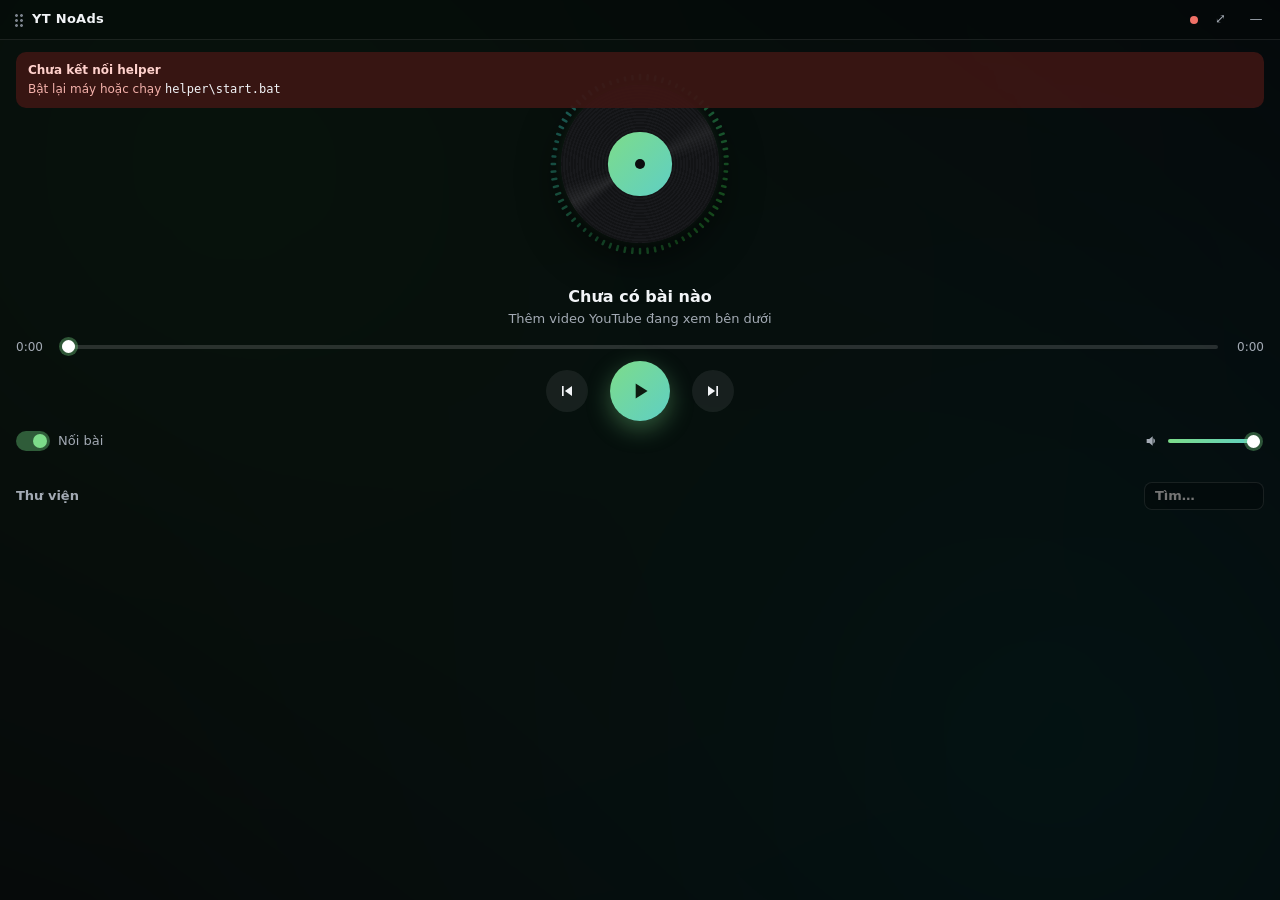
<file: extension/mini.html>
<!doctype html>
<html lang="vi">
<head>
  <meta charset="utf-8">
  <title>YT NoAds mini</title>
  <link rel="stylesheet" href="mini.css">
</head>
<body>
  <div class="ambient" id="ambient" aria-hidden="true"></div>

  <main>
    <header class="drag" id="drag">
      <span class="grip" aria-hidden="true"></span>
      <strong>YT NoAds</strong>
      <span class="status" id="status" title="Helper"></span>
      <button class="icon" id="expand" title="Mở trình phát đầy đủ" aria-label="Mở trình phát đầy đủ">⤢</button>
      <button class="icon" id="hide" title="Thu nhỏ" aria-label="Thu nhỏ">—</button>
    </header>

    <section class="stage" id="stage">
      <canvas id="viz" width="520" height="520" aria-hidden="true"></canvas>
      <div class="vinyl" id="vinyl" aria-hidden="true">
        <div class="label"><img id="cover" alt=""><span class="hole"></span></div>
      </div>
      <video id="media" playsinline preload="metadata"></video>
    </section>

    <div class="meta">
      <div class="title-wrap"><h1 id="title">Chưa có bài nào</h1></div>
      <p id="artist">Thêm video YouTube đang xem bên dưới</p>
    </div>

    <div class="seek">
      <span id="cur">0:00</span>
      <input type="range" id="progress" min="0" max="1000" value="0" aria-label="Tua">
      <span id="dur">0:00</span>
    </div>

    <div class="controls">
      <button class="ctl" id="prev" aria-label="Bài trước"><svg viewBox="0 0 24 24"><path d="M6 6h2v12H6zM9.5 12 18 18V6z"/></svg></button>
      <button class="play" id="play" aria-label="Phát"><svg viewBox="0 0 24 24" id="playIcon"><path d="M8 5v14l11-7z"/></svg></button>
      <button class="ctl" id="next" aria-label="Bài sau"><svg viewBox="0 0 24 24"><path d="M16 6h2v12h-2zM6 18l8.5-6L6 6z"/></svg></button>
    </div>

    <div class="row">
      <label class="switch">
        <input type="checkbox" id="autoplay" checked>
        <span class="track"><span class="knob"></span></span>
        <span>Nối bài</span>
      </label>
      <label class="vol" title="Âm lượng">
        <svg viewBox="0 0 24 24" aria-hidden="true"><path d="M4 9v6h4l5 4V5L8 9zm12.5 3a4.5 4.5 0 0 0-2.5-4v8a4.5 4.5 0 0 0 2.5-4z"/></svg>
        <input type="range" id="volume" min="0" max="100" value="100" aria-label="Âm lượng">
      </label>
    </div>

    <section class="here" id="here" hidden>
      <img id="hereThumb" alt="">
      <div class="here-info">
        <p class="here-label">Video đang mở</p>
        <p class="here-title" id="hereTitle"></p>
        <div class="here-bar" id="hereBar" hidden><span id="hereFill"></span></div>
      </div>
      <div class="here-actions" id="hereActions">
        <button id="addAudio" title="Tải để nghe">Nghe</button>
        <button id="addVideo" title="Tải để xem">Xem</button>
      </div>
      <button class="here-play" id="herePlay" hidden>▶ Phát</button>
    </section>
    <p class="msg" id="msg"></p>

    <div class="listhead">
      <span>Thư viện <span class="muted" id="count"></span></span>
      <input id="filter" type="search" placeholder="Tìm…" aria-label="Tìm trong thư viện">
    </div>
    <ol class="list" id="list"></ol>

    <div class="offline" id="offline" hidden>
      <strong>Chưa kết nối helper</strong>
      <span>Bật lại máy hoặc chạy <code>helper\start.bat</code></span>
    </div>
  </main>

  <script type="module" src="mini.js"></script>
</body>
</html>
</file>
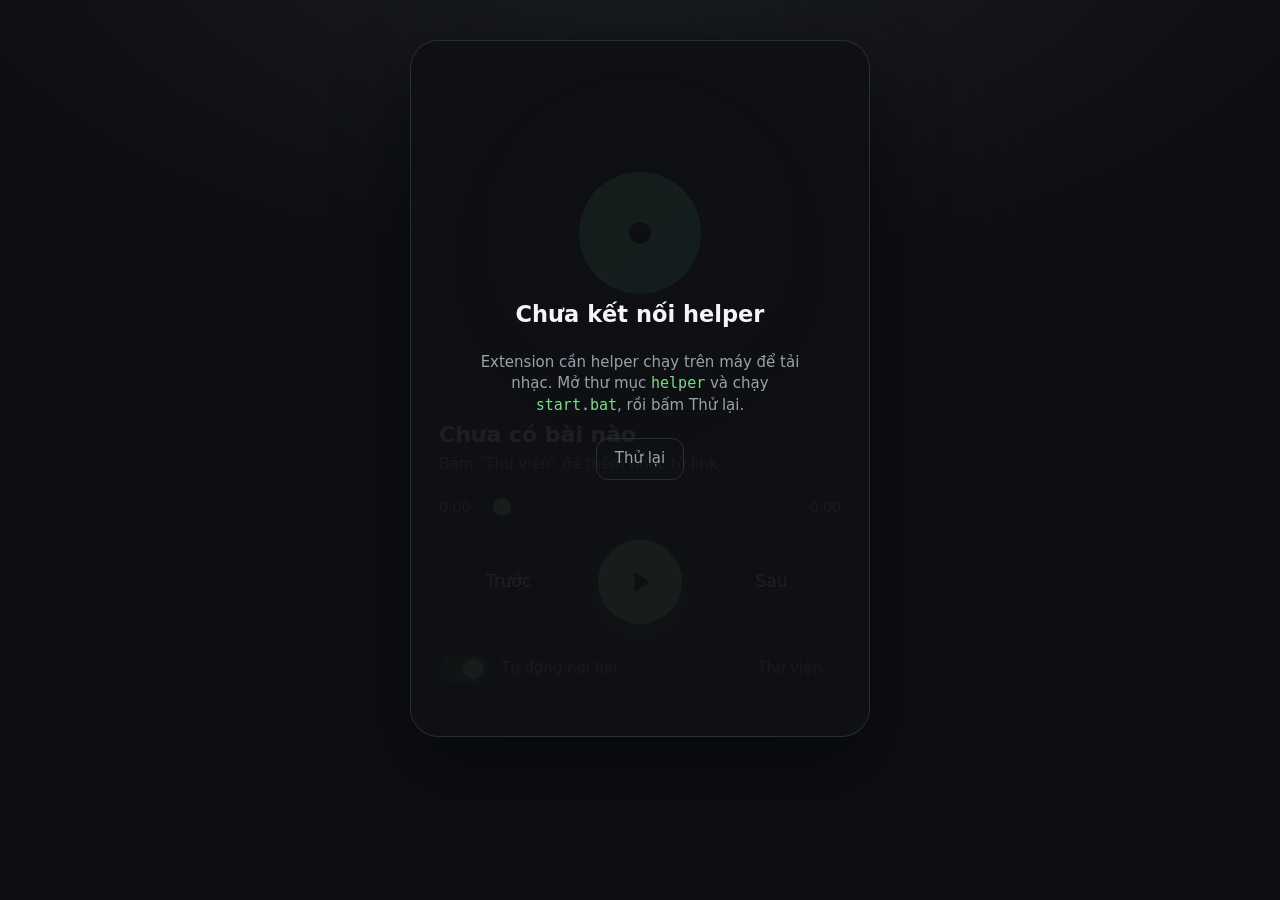
<file: extension/player.html>
<!doctype html>
<html lang="vi">
<head>
  <meta charset="utf-8">
  <meta name="viewport" content="width=device-width, initial-scale=1">
  <title>YT NoAds Player</title>
  <link rel="icon" href="icons/icon48.png">
  <link rel="stylesheet" href="player.css">
</head>
<body>
  <main class="card" id="player">
    <div class="stage" id="stage">
      <div class="vinyl" id="vinyl" aria-hidden="true">
        <div class="label" id="label"><img id="cover" alt=""><span class="hole"></span></div>
      </div>
      <video id="media" playsinline preload="metadata"></video>
    </div>

    <div class="meta">
      <h1 id="title">Chưa có bài nào</h1>
      <p id="artist">Bấm “Thư viện” để thêm nhạc từ link</p>
    </div>

    <div class="seek">
      <span id="cur">0:00</span>
      <input type="range" id="progress" min="0" max="1000" value="0" aria-label="Tua">
      <span id="dur">0:00</span>
    </div>

    <div class="controls">
      <button class="btn" id="prev">Trước</button>
      <button class="play" id="play" aria-label="Phát"><svg viewBox="0 0 24 24" id="playIcon"><path d="M8 5v14l11-7z"/></svg></button>
      <button class="btn" id="next">Sau</button>
    </div>

    <div class="row">
      <label class="switch">
        <input type="checkbox" id="autoplay" checked>
        <span class="track"><span class="knob"></span></span>
        <span>Tự động nối bài</span>
      </label>
      <button class="btn small" id="openLib">Thư viện</button>
    </div>

    <ol class="queue" id="queue"></ol>
    <p class="empty" id="queueEmpty" hidden>Thư viện trống. Dán link YouTube vào “Thư viện” để bắt đầu.</p>

    <div class="offline" id="offline" hidden>
      <h2>Chưa kết nối helper</h2>
      <p>Extension cần helper chạy trên máy để tải nhạc. Mở thư mục <code>helper</code> và chạy <code>start.bat</code>, rồi bấm Thử lại.</p>
      <button class="btn small" id="retry">Thử lại</button>
    </div>
  </main>

  <div class="overlay" id="libOverlay" hidden>
    <section class="card lib" role="dialog" aria-modal="true" aria-labelledby="libTitle">
      <header>
        <h2 id="libTitle">Thư viện</h2>
        <button class="btn small" id="closeLib">Đóng</button>
      </header>

      <form id="addForm">
        <label class="section" for="url">Thêm nhạc từ link</label>
        <div class="add">
          <input id="url" type="url" placeholder="Link video, playlist YouTube, hoặc URL mp3" autocomplete="off" required>
          <button class="primary" type="submit" id="addBtn">Tải</button>
        </div>
        <div class="modes" role="radiogroup" aria-label="Kiểu tải">
          <label><input type="radio" name="mode" value="audio" checked><span>Nghe (audio)</span></label>
          <label><input type="radio" name="mode" value="video"><span>Xem (video)</span></label>
        </div>
        <p class="msg" id="addMsg"></p>
      </form>

      <div id="jobsBox" hidden>
        <h3 class="section">Đang tải <span class="muted" id="jobsCount"></span></h3>
        <ul class="jobs" id="jobs"></ul>
      </div>

      <div>
        <div class="libhead">
          <h3 class="section">Bài trong thư viện <span class="muted" id="libCount">(0)</span></h3>
          <input id="filter" type="search" placeholder="Tìm…" aria-label="Tìm trong thư viện">
        </div>
        <ul class="library" id="library"></ul>
      </div>
    </section>
  </div>

  <script type="module" src="player.js"></script>
</body>
</html>
</file>
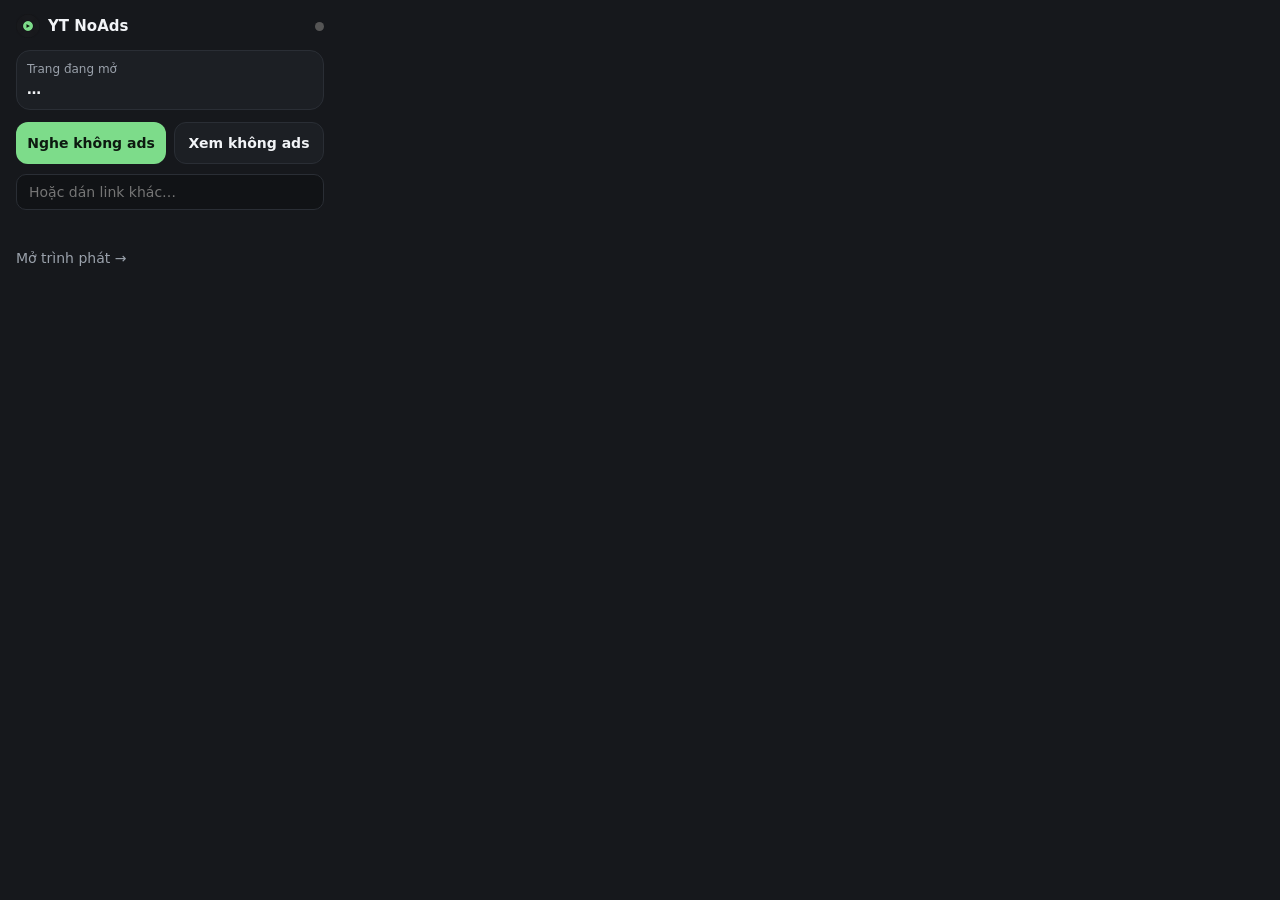
<file: extension/popup.html>
<!doctype html>
<html lang="vi">
<head>
  <meta charset="utf-8">
  <title>YT NoAds</title>
  <link rel="stylesheet" href="popup.css">
</head>
<body>
  <header>
    <img src="icons/icon48.png" alt="" width="24" height="24">
    <strong>YT NoAds</strong>
    <span class="status" id="status" title="Helper"></span>
  </header>

  <section class="page" id="page">
    <img class="thumb" id="thumb" alt="">
    <div class="info">
      <p class="label" id="pageLabel">Trang đang mở</p>
      <p class="title" id="pageTitle">…</p>
    </div>
  </section>

  <div class="actions" id="actions">
    <button class="primary" id="addAudio">Nghe không ads</button>
    <button class="secondary" id="addVideo">Xem không ads</button>
  </div>
  <button class="play" id="playNow" hidden>▶ Phát ngay trong trình phát</button>

  <form id="manual">
    <input id="url" type="url" placeholder="Hoặc dán link khác…" autocomplete="off">
  </form>

  <p class="msg" id="msg"></p>
  <ul class="jobs" id="jobs"></ul>

  <div class="offline" id="offline" hidden>
    Chưa kết nối helper. Mở <code>start.bat</code> trong thư mục <code>helper</code>.
  </div>

  <footer>
    <button class="link" id="toggleMini" hidden>Trình phát nổi trên trang</button>
    <button class="link" id="openPlayer">Mở trình phát →</button>
  </footer>

  <script type="module" src="popup.js"></script>
</body>
</html>
</file>
<file: extension/mini.css>
:root {
  --bg: #121418;
  --line: rgba(255, 255, 255, .09);
  --glass: rgba(24, 26, 31, .62);
  --text: #f2f4f7;
  --muted: #a3aab4;
  --accent: #7ddc8a;
  --accent-2: #5fcfc4;
  --danger: #f07167;
  --pulse: 0;
  color-scheme: dark;
}

* { box-sizing: border-box; }
[hidden] { display: none !important; }

html, body { height: 100%; }
body {
  margin: 0;
  overflow: hidden;
  background: var(--bg);
  color: var(--text);
  font: 13px/1.4 "Segoe UI", system-ui, -apple-system, Arial, sans-serif;
}
button, input { font: inherit; color: inherit; }
button { cursor: pointer; }

/* Nền "ambient": ảnh bìa mờ trôi chậm, sáng lên theo nhịp bass */
.ambient {
  position: fixed; inset: -30%;
  background: radial-gradient(circle at 30% 30%, #1f3a2a, transparent 60%),
              radial-gradient(circle at 70% 70%, #163a3a, transparent 55%), var(--bg);
  background-size: cover;
  background-position: center;
  filter: blur(46px) saturate(1.5) brightness(calc(.42 + var(--pulse) * .25));
  animation: drift 26s ease-in-out infinite alternate;
  transition: background-image .8s;
}
.ambient::after { content: ""; position: absolute; inset: 0; background: rgba(10, 11, 14, .35); }
@keyframes drift {
  from { transform: scale(1.05) rotate(0deg) translate(0, 0); }
  to { transform: scale(1.18) rotate(8deg) translate(3%, -2%); }
}

main { position: relative; height: 100%; display: flex; flex-direction: column; padding: 0 16px 12px; }

.drag {
  display: flex; align-items: center; gap: 8px;
  height: 40px; margin: 0 -16px; padding: 0 10px 0 14px;
  cursor: grab; user-select: none;
  border-bottom: 1px solid var(--line);
  background: rgba(0, 0, 0, .18);
}
.drag:active { cursor: grabbing; }
.drag strong { flex: 1; font-size: 13px; letter-spacing: .3px; }
.grip { width: 10px; height: 14px; background: radial-gradient(circle, #7a818b 1.2px, transparent 1.6px) 0 0 / 5px 5px; }
.status { width: 8px; height: 8px; border-radius: 50%; background: #555; }
.status.on { background: var(--accent); box-shadow: 0 0 8px rgba(125, 220, 138, .7); }
.status.off { background: var(--danger); }
.icon { width: 28px; height: 28px; border: 0; border-radius: 8px; background: transparent; color: var(--muted); }
.icon:hover { background: rgba(255, 255, 255, .08); color: var(--text); }

/* ---- Đĩa than + visualizer ---- */
.stage { position: relative; height: 236px; display: grid; place-items: center; margin-top: 6px; flex: none; }
#viz { position: absolute; width: 260px; height: 260px; left: 50%; top: 50%; transform: translate(-50%, -50%); }
.vinyl {
  position: relative;
  width: 158px; aspect-ratio: 1; border-radius: 50%;
  display: grid; place-items: center;
  background:
    conic-gradient(from 210deg, transparent 0 20deg, rgba(255,255,255,.07) 30deg, transparent 45deg,
                   transparent 200deg, rgba(255,255,255,.05) 215deg, transparent 230deg),
    repeating-radial-gradient(circle, #121315 0 1.6px, #18191c 1.6px 3.2px), #111214;
  box-shadow: 0 14px 40px rgba(0, 0, 0, .6),
              0 0 calc(8px + var(--pulse) * 46px) rgba(125, 220, 138, calc(.1 + var(--pulse) * .45));
  transform: scale(calc(1 + var(--pulse) * .045));
  transition: transform .08s linear;
}
.label {
  position: relative; width: 40%; aspect-ratio: 1; border-radius: 50%; overflow: hidden;
  background: linear-gradient(135deg, var(--accent), var(--accent-2));
  display: grid; place-items: center;
  animation: spin 5s linear infinite;
  animation-play-state: paused;
}
.vinyl.spinning .label { animation-play-state: running; }
.label img { position: absolute; inset: 0; width: 100%; height: 100%; object-fit: cover; }
.label img:not([src]) { display: none; }
.hole { position: relative; width: 16%; aspect-ratio: 1; border-radius: 50%; background: #0c0d0f; }
@keyframes spin { to { transform: rotate(360deg); } }

video { display: none; width: 100%; aspect-ratio: 16 / 9; border-radius: 14px; background: #000; box-shadow: 0 12px 40px rgba(0,0,0,.5); }
.stage.video { height: auto; margin: 12px 0 4px; }
.stage.video video { display: block; }
.stage.video .vinyl, .stage.video #viz { display: none; }

/* ---- Tiêu đề chạy chữ khi dài ---- */
.meta { margin-top: 4px; text-align: center; }
.title-wrap { overflow: hidden; white-space: nowrap; mask-image: linear-gradient(90deg, transparent, #000 6%, #000 94%, transparent); }
.meta h1 { display: inline-block; margin: 0; padding: 0 10px; font-size: 16px; font-weight: 650; }
.meta h1.marquee { animation: marquee var(--marquee-time, 12s) ease-in-out infinite alternate; }
@keyframes marquee { 0%, 15% { transform: translateX(0); } 85%, 100% { transform: translateX(var(--marquee-shift, -50%)); } }
.meta p { margin: 2px 0 0; color: var(--muted); white-space: nowrap; overflow: hidden; text-overflow: ellipsis; }
.meta.swap { animation: swap .45s ease; }
@keyframes swap { from { opacity: 0; transform: translateY(6px); } }

.seek { display: flex; align-items: center; gap: 10px; margin: 10px 0 6px; color: var(--muted); font-size: 12px; font-variant-numeric: tabular-nums; }
.seek span { min-width: 34px; }
.seek span:last-child { text-align: right; }
input[type="range"] {
  flex: 1; height: 4px; appearance: none; border-radius: 99px; outline: none;
  background: linear-gradient(90deg, var(--accent), var(--accent-2)) 0 / var(--pct, 0%) 100% no-repeat, rgba(255,255,255,.14);
}
input[type="range"]::-webkit-slider-thumb { appearance: none; width: 13px; height: 13px; border-radius: 50%; background: #fff; box-shadow: 0 0 0 3px rgba(125,220,138,.35); }

.controls { display: flex; justify-content: center; align-items: center; gap: 22px; }
.ctl { width: 42px; height: 42px; border-radius: 50%; border: 0; background: rgba(255,255,255,.07); display: grid; place-items: center; }
.ctl:hover { background: rgba(255,255,255,.14); }
.ctl svg { width: 20px; height: 20px; fill: var(--text); }
.play {
  width: 60px; height: 60px; border-radius: 50%; border: 0;
  background: linear-gradient(135deg, var(--accent), var(--accent-2));
  display: grid; place-items: center;
  box-shadow: 0 8px calc(22px + var(--pulse) * 30px) rgba(125, 220, 138, calc(.35 + var(--pulse) * .3));
  transition: transform .1s;
}
.play:active { transform: scale(.94); }
.play svg { width: 26px; height: 26px; fill: #0d1a10; }

.row { display: flex; justify-content: space-between; align-items: center; margin: 10px 0 8px; }
.switch { display: inline-flex; align-items: center; gap: 8px; color: var(--muted); cursor: pointer; user-select: none; }
.switch input { position: absolute; opacity: 0; pointer-events: none; }
.switch .track { width: 34px; height: 20px; border-radius: 99px; background: rgba(255,255,255,.14); position: relative; transition: background .15s; }
.switch .knob { position: absolute; top: 3px; left: 3px; width: 14px; height: 14px; border-radius: 50%; background: #c8ccd2; transition: transform .15s, background .15s; }
.switch input:checked + .track { background: #2f5c39; }
.switch input:checked + .track .knob { transform: translateX(14px); background: var(--accent); }
.vol { display: flex; align-items: center; gap: 6px; width: 120px; }
.vol svg { width: 16px; height: 16px; fill: var(--muted); flex: none; }
.vol input { flex: none; width: 92px; }

/* ---- Video đang mở trên YouTube ---- */
.here {
  display: flex; gap: 10px; align-items: center;
  padding: 8px; border-radius: 12px;
  background: var(--glass); border: 1px solid var(--line);
  backdrop-filter: blur(10px);
  animation: swap .35s ease;
}
.here img { width: 56px; height: 32px; border-radius: 6px; object-fit: cover; flex: none; }
.here-info { flex: 1; min-width: 0; }
.here-label { margin: 0; font-size: 11px; color: var(--muted); }
.here-title { margin: 0; white-space: nowrap; overflow: hidden; text-overflow: ellipsis; font-weight: 600; }
.here-bar { margin-top: 5px; height: 3px; border-radius: 99px; background: rgba(255,255,255,.12); overflow: hidden; }
.here-bar span { display: block; height: 100%; width: 0; background: linear-gradient(90deg, var(--accent), var(--accent-2)); transition: width .4s; }
.here-actions { display: flex; gap: 6px; }
.here-actions button, .here-play {
  padding: 6px 10px; border-radius: 9px; border: 1px solid rgba(125,220,138,.35);
  background: rgba(125,220,138,.12); color: var(--accent); font-weight: 600; font-size: 12px;
}
.here-actions button:hover, .here-play:hover { background: rgba(125,220,138,.22); }
button:disabled { opacity: .5; cursor: progress; }

.msg { min-height: 1.2em; margin: 4px 2px 0; font-size: 12px; color: var(--accent); }
.msg.error { color: var(--danger); }

/* ---- Thư viện ---- */
.listhead { display: flex; justify-content: space-between; align-items: center; margin: 4px 0 6px; color: var(--muted); font-weight: 600; }
.muted { font-weight: 400; opacity: .7; }
.listhead input { width: 120px; padding: 4px 10px; border-radius: 8px; border: 1px solid var(--line); background: rgba(0,0,0,.25); outline: none; }
.list { list-style: none; margin: 0; padding: 0; flex: 1; min-height: 60px; overflow-y: auto; }
.list li {
  display: flex; align-items: center; gap: 8px;
  padding: 8px; border-radius: 9px; cursor: pointer; color: #d4d8de;
  transition: background .15s;
}
.list li:hover { background: rgba(255,255,255,.06); }
.list li.active { color: var(--accent); background: rgba(125,220,138,.08); }
.list .name { flex: 1; min-width: 0; white-space: nowrap; overflow: hidden; text-overflow: ellipsis; }
.list .time { color: var(--muted); font-size: 12px; font-variant-numeric: tabular-nums; }
.tag { font-size: 10px; padding: 1px 5px; border-radius: 5px; background: rgba(120,170,240,.18); color: #a9cbf7; }
/* 3 vạch nhảy cạnh bài đang phát */
.eq { display: inline-flex; gap: 2px; align-items: flex-end; height: 12px; width: 12px; }
.eq i { width: 3px; background: var(--accent); border-radius: 1px; animation: eq 1s ease-in-out infinite; }
.eq i:nth-child(2) { animation-delay: -.4s; }
.eq i:nth-child(3) { animation-delay: -.7s; }
.paused .eq i { animation-play-state: paused; }
@keyframes eq { 0%, 100% { height: 3px; } 50% { height: 12px; } }

::-webkit-scrollbar { width: 6px; }
::-webkit-scrollbar-thumb { background: rgba(255,255,255,.15); border-radius: 6px; }

.offline {
  position: absolute; left: 16px; right: 16px; top: 52px;
  display: flex; flex-direction: column; gap: 2px;
  padding: 10px 12px; border-radius: 10px;
  background: rgba(60, 22, 20, .92); color: #f3b1aa; font-size: 12px;
}
.offline strong { color: #ffd1cc; }
.offline code { color: var(--text); }
</file>
<file: extension/player.css>
:root {
  --bg: #0d0f12;
  --bg-2: #1a1d23;
  --card: #16181c;
  --card-2: #1c1f24;
  --line: #2a2e35;
  --text: #f2f4f7;
  --muted: #9aa1ab;
  --accent: #7ddc8a;
  --accent-2: #5fcfc4;
  --danger: #f07167;
  color-scheme: dark;
}

* { box-sizing: border-box; }

body {
  margin: 0;
  min-height: 100vh;
  display: flex;
  justify-content: center;
  align-items: flex-start;
  padding: 40px 16px;
  background: radial-gradient(1200px 600px at 50% -10%, var(--bg-2), var(--bg) 60%) fixed;
  color: var(--text);
  font: 15px/1.45 "Segoe UI", system-ui, -apple-system, "Helvetica Neue", Arial, sans-serif;
}

button, input { font: inherit; color: inherit; }
button { cursor: pointer; }

.card {
  position: relative;
  width: 100%;
  max-width: 460px;
  background: var(--card);
  border: 1px solid var(--line);
  border-radius: 28px;
  padding: 28px;
  box-shadow: 0 30px 80px rgba(0, 0, 0, .45);
}

/* ---- Đĩa than ---- */
.stage { display: grid; place-items: center; margin: 4px 0 28px; }
.vinyl {
  width: min(320px, 78vw);
  aspect-ratio: 1;
  border-radius: 50%;
  display: grid;
  place-items: center;
  background:
    conic-gradient(from 210deg, transparent 0 20deg, rgba(255,255,255,.05) 30deg, transparent 45deg,
                   transparent 200deg, rgba(255,255,255,.04) 215deg, transparent 230deg),
    repeating-radial-gradient(circle, #121315 0 2px, #17181b 2px 4px),
    #111214;
  box-shadow: 0 25px 60px rgba(0,0,0,.6), inset 0 0 0 6px #0c0d0f;
  animation: spin 6s linear infinite;
  animation-play-state: paused;
}
.vinyl.spinning { animation-play-state: running; }
@keyframes spin { to { transform: rotate(360deg); } }

.label {
  position: relative;
  width: 38%;
  aspect-ratio: 1;
  border-radius: 50%;
  overflow: hidden;
  background: linear-gradient(135deg, var(--accent), var(--accent-2));
  display: grid;
  place-items: center;
  box-shadow: 0 0 0 3px rgba(0,0,0,.25);
}
.label img { position: absolute; inset: 0; width: 100%; height: 100%; object-fit: cover; opacity: .92; }
.label img:not([src]), .label img[src=""] { display: none; }
.hole { position: relative; width: 18%; aspect-ratio: 1; border-radius: 50%; background: #0c0d0f; }

video { display: none; width: 100%; aspect-ratio: 16 / 9; border-radius: 18px; background: #000; }
.stage.video .vinyl { display: none; }
.stage.video video { display: block; }

/* ---- Thông tin bài ---- */
.meta h1 {
  margin: 0;
  font-size: 22px;
  line-height: 1.3;
  display: -webkit-box;
  -webkit-line-clamp: 2;
  -webkit-box-orient: vertical;
  overflow: hidden;
}
.meta p { margin: 4px 0 0; color: var(--muted); }

.seek { display: flex; align-items: center; gap: 14px; margin: 22px 0; color: var(--muted); font-variant-numeric: tabular-nums; font-size: 14px; }
.seek span { min-width: 38px; }
.seek span:last-child { text-align: right; }

input[type="range"] {
  flex: 1;
  height: 6px;
  appearance: none;
  border-radius: 99px;
  background: linear-gradient(var(--accent), var(--accent)) 0 / var(--pct, 0%) 100% no-repeat, var(--line);
  outline: none;
}
input[type="range"]::-webkit-slider-thumb {
  appearance: none;
  width: 18px; height: 18px;
  border-radius: 50%;
  background: var(--accent);
  border: 0;
}

/* ---- Nút ---- */
.controls { display: grid; grid-template-columns: 1fr auto 1fr; align-items: center; gap: 20px; }
.btn {
  height: 58px;
  border-radius: 16px;
  border: 1px solid var(--line);
  background: var(--card-2);
  font-size: 17px;
  transition: background .15s, border-color .15s;
}
.btn:hover { background: #23272d; border-color: #3a3f47; }
.btn.small { height: auto; padding: 9px 18px; font-size: 15px; color: var(--muted); background: transparent; border-radius: 12px; }
.btn.small:hover { color: var(--text); }

.play {
  width: 84px; height: 84px;
  border-radius: 50%;
  border: 0;
  background: var(--accent);
  display: grid; place-items: center;
  box-shadow: 0 10px 34px rgba(125, 220, 138, .35);
  transition: transform .1s;
}
.play:active { transform: scale(.96); }
.play svg { width: 34px; height: 34px; fill: #0d1a10; }

.row { display: flex; justify-content: space-between; align-items: center; margin: 24px 0 18px; }

.switch { display: inline-flex; align-items: center; gap: 14px; color: var(--muted); cursor: pointer; user-select: none; }
.switch input { position: absolute; opacity: 0; pointer-events: none; }
.switch .track { width: 48px; height: 28px; border-radius: 99px; background: var(--line); position: relative; transition: background .15s; }
.switch .knob { position: absolute; top: 4px; left: 4px; width: 20px; height: 20px; border-radius: 50%; background: #c8ccd2; transition: transform .15s, background .15s; }
.switch input:checked + .track { background: #2f5c39; }
.switch input:checked + .track .knob { transform: translateX(20px); background: var(--accent); }
.switch input:focus-visible + .track { outline: 2px solid var(--accent); outline-offset: 2px; }

/* ---- Danh sách phát ---- */
.queue, .library, .jobs { list-style: none; margin: 0; padding: 0; }
.queue { border-top: 1px solid var(--line); max-height: 42vh; overflow-y: auto; }
.queue li {
  display: flex; align-items: center; gap: 12px;
  padding: 14px 12px;
  border-bottom: 1px solid var(--line);
  color: #d4d8de;
  cursor: pointer;
  border-radius: 10px;
}
.queue li:hover { background: var(--card-2); }
.queue li.active { color: var(--accent); }
.queue .name, .library .name, .jobs .name { flex: 1; min-width: 0; white-space: nowrap; overflow: hidden; text-overflow: ellipsis; }
.time { color: var(--muted); font-size: 14px; font-variant-numeric: tabular-nums; }
.tag { font-size: 11px; padding: 2px 7px; border-radius: 6px; background: #24303f; color: #9cc3f5; letter-spacing: .3px; }

.empty { color: var(--muted); text-align: center; padding: 18px 0 4px; margin: 0; }

::-webkit-scrollbar { width: 8px; }
::-webkit-scrollbar-thumb { background: #2c3037; border-radius: 8px; }

/* ---- Offline ---- */
.offline {
  position: absolute; inset: 0;
  border-radius: 28px;
  background: rgba(14, 16, 19, .93);
  display: flex; flex-direction: column; justify-content: center; align-items: center;
  text-align: center; padding: 40px; gap: 6px;
}
.offline h2 { margin: 0; }
.offline p { color: var(--muted); max-width: 320px; }
.offline code { color: var(--accent); }
[hidden] { display: none !important; }

/* ---- Thư viện (modal) ---- */
.overlay {
  position: fixed; inset: 0;
  background: rgba(0, 0, 0, .6);
  backdrop-filter: blur(3px);
  display: flex; justify-content: center; align-items: flex-start;
  padding: 40px 16px; overflow-y: auto;
}
.lib { max-width: 560px; display: flex; flex-direction: column; gap: 22px; padding: 26px 30px; }
.lib header { display: flex; justify-content: space-between; align-items: center; }
.lib h2 { margin: 0; font-size: 24px; }
.lib > div, .lib form { border-top: 1px solid var(--line); padding-top: 20px; }
.lib form { border: 0; padding: 0; }
.section { display: block; margin: 0 0 12px; font-size: 16px; font-weight: 600; color: var(--muted); }
.muted { font-weight: 400; color: #6f7680; }

.add { display: flex; gap: 14px; }
.add input {
  flex: 1; min-width: 0;
  height: 54px; padding: 0 18px;
  border-radius: 14px; border: 1px solid var(--line);
  background: #111316;
  outline: none;
}
.add input:focus { border-color: #3d6b47; }
.primary {
  min-width: 82px; height: 54px; padding: 0 18px;
  border: 0; border-radius: 14px;
  background: var(--accent); color: #0d1a10; font-weight: 700;
}
.primary:disabled { opacity: .6; cursor: progress; }

.modes { display: flex; gap: 8px; margin-top: 12px; }
.modes label { cursor: pointer; }
.modes input { position: absolute; opacity: 0; }
.modes span { display: inline-block; padding: 6px 14px; border-radius: 99px; border: 1px solid var(--line); color: var(--muted); font-size: 14px; }
.modes input:checked + span { border-color: #3d6b47; color: var(--accent); background: #18261b; }
.modes input:focus-visible + span { outline: 2px solid var(--accent); }

.msg { min-height: 1.4em; margin: 12px 0 0; color: var(--accent); }
.msg.error { color: var(--danger); }

.jobs li { padding: 6px 0 12px; }
.jobs .top { display: flex; gap: 12px; align-items: center; }
.jobs .bar { margin-top: 8px; height: 6px; border-radius: 99px; background: var(--line); overflow: hidden; }
.jobs .bar span { display: block; height: 100%; background: var(--accent); transition: width .4s; }
.jobs li.error .bar span { background: var(--danger); }
.jobs .err { color: var(--danger); font-size: 13px; margin-top: 4px; }

.libhead { display: flex; justify-content: space-between; align-items: baseline; gap: 12px; }
.libhead input { width: 160px; padding: 6px 12px; border-radius: 10px; border: 1px solid var(--line); background: #111316; outline: none; }
.library { max-height: 50vh; overflow-y: auto; }
.library li { display: flex; align-items: center; gap: 12px; padding: 12px 0; border-bottom: 1px solid var(--line); }
.library li:last-child { border-bottom: 0; }
.library .del { padding: 6px 12px; border-radius: 10px; border: 1px solid var(--line); background: transparent; color: var(--muted); font-size: 14px; }
.library .del:hover { color: var(--danger); border-color: #5a2f2c; }

@media (max-width: 480px) {
  .card { padding: 20px; border-radius: 22px; }
  .controls { gap: 12px; }
  .play { width: 72px; height: 72px; }
  .lib { padding: 20px; }
}
</file>
<file: extension/popup.css>
:root {
  --bg: #16181c;
  --card: #1c1f24;
  --line: #2a2e35;
  --text: #f2f4f7;
  --muted: #9aa1ab;
  --accent: #7ddc8a;
  --danger: #f07167;
  color-scheme: dark;
}

* { box-sizing: border-box; }
[hidden] { display: none !important; }

body {
  width: 340px;
  margin: 0;
  padding: 14px 16px 10px;
  background: var(--bg);
  color: var(--text);
  font: 14px/1.4 "Segoe UI", system-ui, -apple-system, Arial, sans-serif;
}
button, input { font: inherit; color: inherit; }
button { cursor: pointer; }

header { display: flex; align-items: center; gap: 8px; margin-bottom: 12px; }
header strong { flex: 1; font-size: 15px; }
.status { width: 9px; height: 9px; border-radius: 50%; background: #555; }
.status.on { background: var(--accent); box-shadow: 0 0 8px rgba(125, 220, 138, .6); }
.status.off { background: var(--danger); }

.page { display: flex; gap: 10px; align-items: center; padding: 10px; border: 1px solid var(--line); border-radius: 14px; background: var(--card); }
.thumb { width: 64px; height: 36px; border-radius: 6px; object-fit: cover; background: #0d0f12; flex: none; }
.thumb:not([src]) { display: none; }
.info { min-width: 0; }
.label { margin: 0; color: var(--muted); font-size: 12px; }
.title { margin: 2px 0 0; font-weight: 600; display: -webkit-box; -webkit-line-clamp: 2; -webkit-box-orient: vertical; overflow: hidden; }

.actions { display: grid; grid-template-columns: 1fr 1fr; gap: 8px; margin-top: 12px; }
.primary, .secondary, .play {
  height: 42px; border-radius: 12px; font-weight: 600;
}
.primary { border: 0; background: var(--accent); color: #0d1a10; }
.secondary { border: 1px solid var(--line); background: var(--card); }
.secondary:hover { border-color: #3a3f47; }
.play { width: 100%; margin-top: 8px; border: 1px solid #3d6b47; background: #18261b; color: var(--accent); }
button:disabled { opacity: .55; cursor: progress; }

#manual { margin-top: 10px; }
#manual input {
  width: 100%; height: 36px; padding: 0 12px;
  border-radius: 10px; border: 1px solid var(--line); background: #111316; outline: none;
}
#manual input:focus { border-color: #3d6b47; }

.msg { min-height: 1.3em; margin: 8px 0 0; color: var(--accent); font-size: 13px; }
.msg.error { color: var(--danger); }

.jobs { list-style: none; margin: 4px 0 0; padding: 0; }
.jobs li { padding: 6px 0; border-top: 1px solid var(--line); }
.jobs .top { display: flex; gap: 8px; align-items: center; font-size: 13px; }
.jobs .name { flex: 1; min-width: 0; white-space: nowrap; overflow: hidden; text-overflow: ellipsis; color: #d4d8de; }
.jobs .pct { color: var(--muted); font-variant-numeric: tabular-nums; }
.jobs .bar { margin-top: 5px; height: 4px; border-radius: 99px; background: var(--line); overflow: hidden; }
.jobs .bar span { display: block; height: 100%; background: var(--accent); transition: width .4s; }
.jobs li.error .bar span { background: var(--danger); }
.jobs .go { border: 0; background: none; color: var(--accent); padding: 0 2px; font-size: 13px; }

.offline { margin-top: 10px; padding: 10px; border-radius: 10px; background: #2a1715; color: #f3b1aa; font-size: 13px; }
.offline code { color: var(--text); }

footer { margin-top: 10px; display: flex; justify-content: space-between; }
#toggleMini { color: var(--accent); }
.link { border: 0; background: none; color: var(--muted); padding: 4px 0; }
.link:hover { color: var(--text); }
</file>
